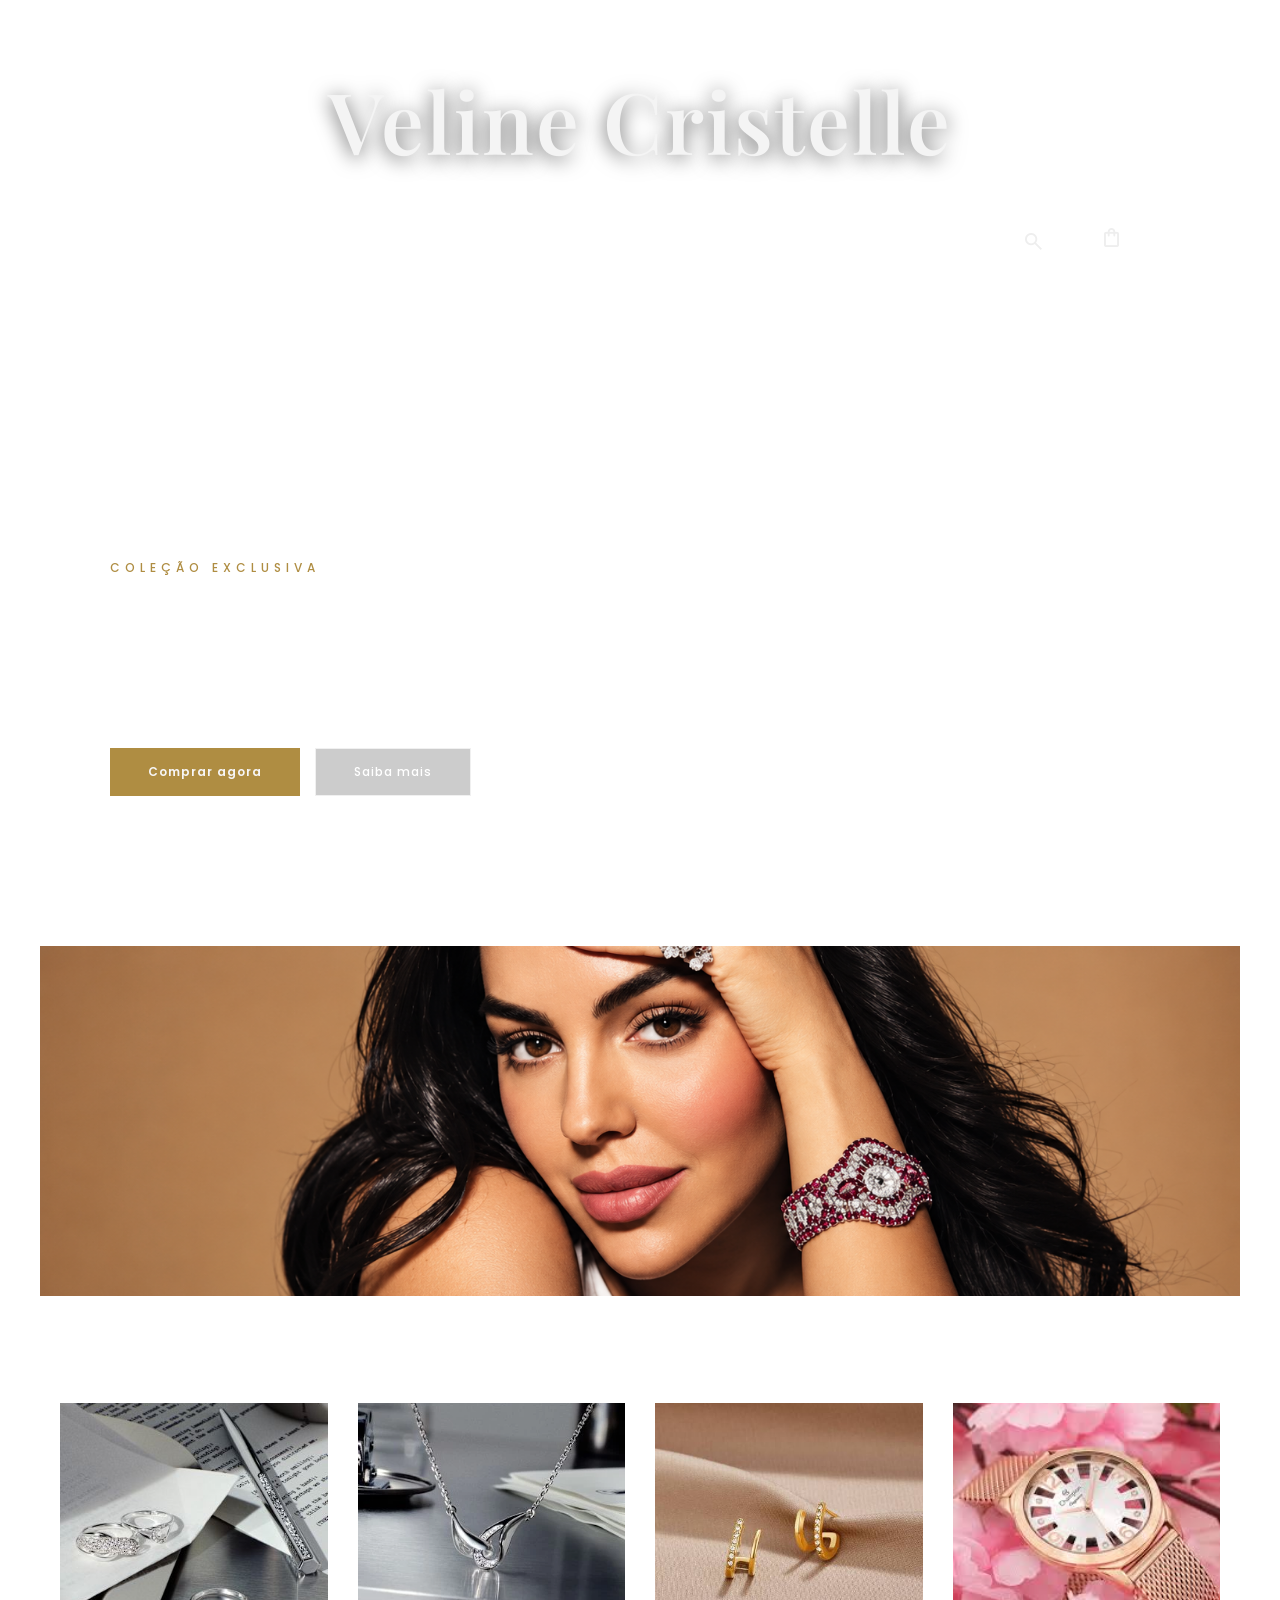
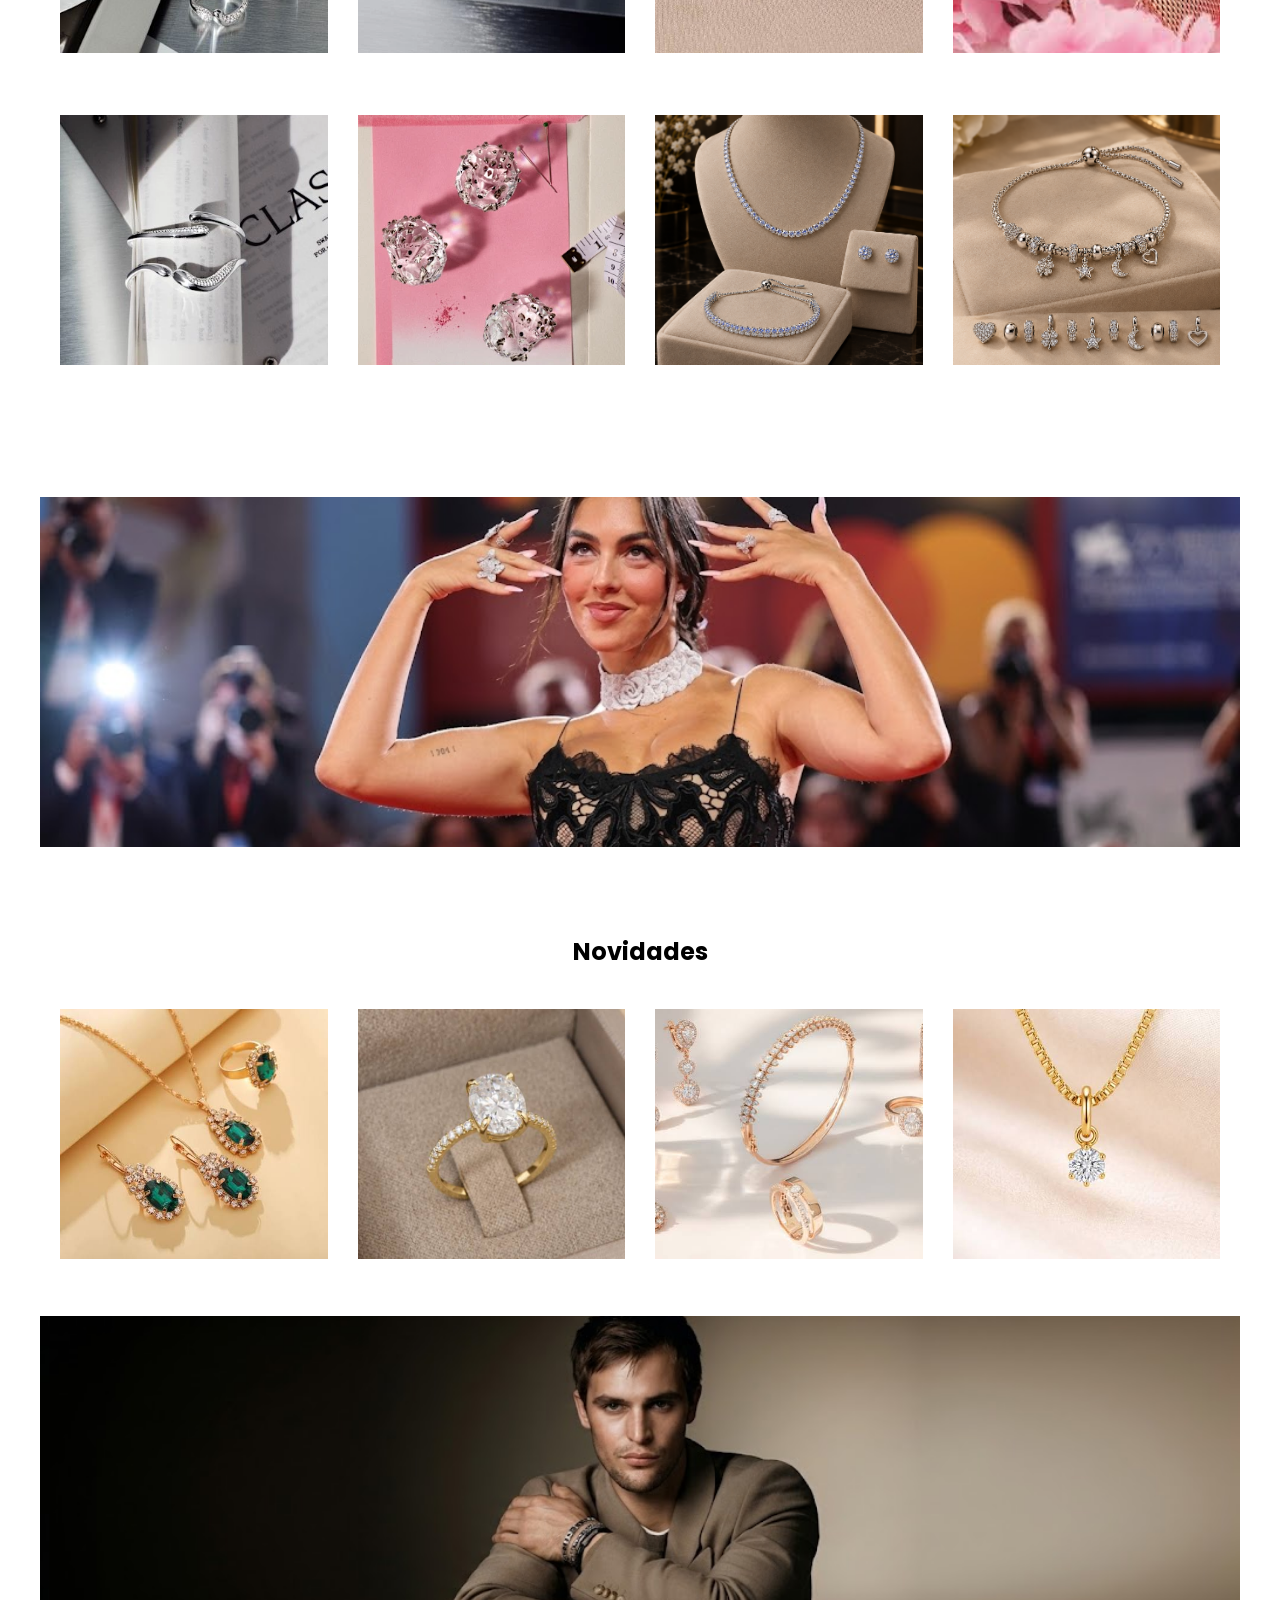
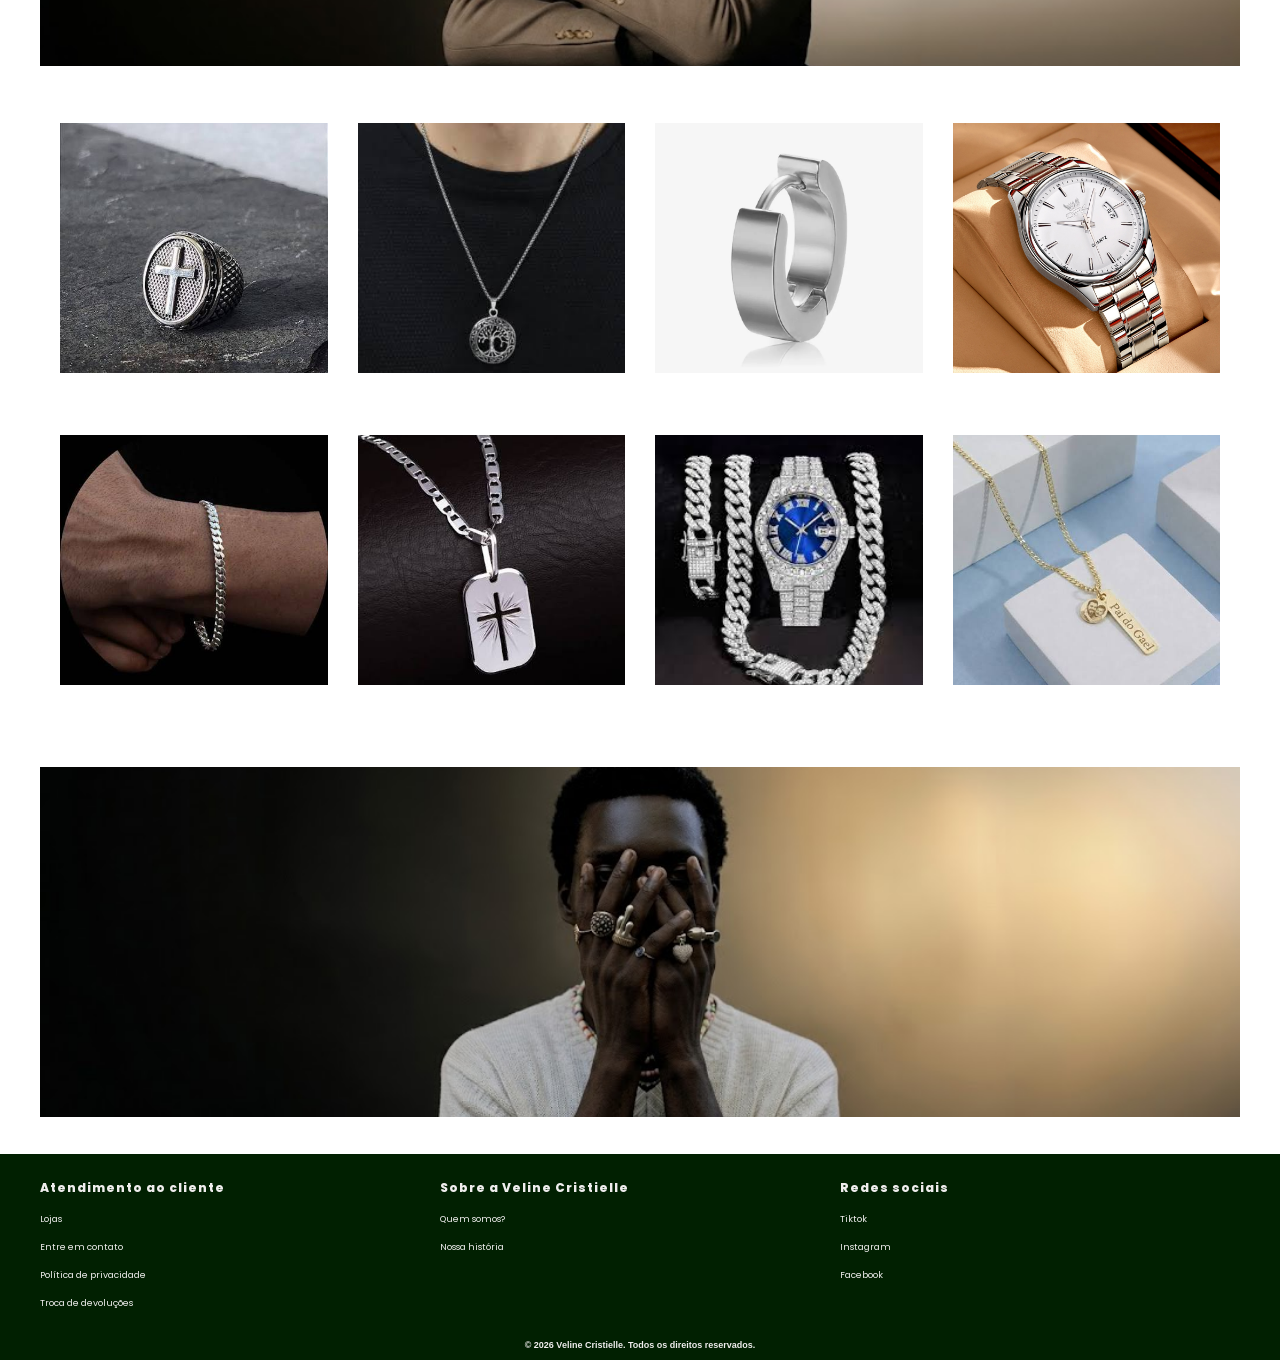
<file: index.html>
<!DOCTYPE html>
<html lang="pt-BR">

<head>
    <meta charset="UTF-8">
    <meta name="viewport" content="width=device-width, initial-scale=1.0">
    <link rel="icon" href="imagem/Logo.png" type="image/x-icon">
    <link href="https://fonts.googleapis.com/css2?family=Material+Symbols+Outlined" rel="stylesheet"><link
    href="https://fonts.googleapis.com/css2?family=Playfair+Display:wght@500;600;700&family=Poppins:wght@300;400;500;600&display=swap" rel="stylesheet">
    <link rel="stylesheet" href="index.css">
    <title>Veline Cristelle</title>
</head>

<body>


    <section class="inicial">


        <video class="video-fundo" autoplay muted loop playsinline>
            <source src="Imagem4/video.mp4" type="video/mp4">
        </video>


        <header>

            <div class="cabecalho">

                <h2 class="frete">Frete grátis para todo Brasil</h2>

                <a href="login.html" class="mudar login-area">
                    <span class="material-symbols-outlined icone-login">person</span>
                </a>

                <p id="login"> Login </p>

                <a href="favoritos.html" class="mudar favorito-area">
                    <span class="material-symbols-outlined icone-favorito">favorite</span>
                </a>

            </div>

        <h1>Veline Cristelle</h1>

        <nav class="menu">
            <ul>
                <li><a href="https://maps.app.goo.gl/ygCSJ8SbrZ6HnTbb7">Lojas</a></li>
                <li><a href="pulseira.html">Pulseiras</a></li>
                <li><a href="relogios.html">Relógios</a></li>
                <li><a href="anel.html">Anéis</a></li>
                <li><a href="brinco.html">Brincos</a></li>
                <li><a href="colar.html">Colares</a></li>
                <li><a href="#">Outros</a></li>
            </ul>

            <span class="material-symbols-outlined">
                search
            </span>

            <a href="bolsa.html">
            <span class="material-symbols-outlined">
                shopping_bag
            </span>
            </a>

        </nav>

    </header>

    <main>
        <section class="colecaoexclusiva">
        <div class="conteudo">
            <p class="subtitulo">COLEÇÃO EXCLUSIVA</p>
            <h2 class="nome">Georgina</h2>
            <h3>Coleção exclusiva com Veline Cristelle</h3>

            <div class="botoes">
                <button class="btncomprar">Comprar agora</button>
                <button class="btnsaiba">Saiba mais</button>
            </div>
        </div>

    </section>

    <section class="branco">
        <div class="banner">
            <img src="Imagem/geogina.png">
        </div>
        <br><br>
        <div class="galeria">
            <div class="item"><img src="Imagem/aneis.jpg">
                <p class="p">Anéis</p>
            </div>
            <div class="item"><img src="Imagem/colar.webp">
                <p class="p">Correntes</p>
            </div>
            <div class="item"><img src="Imagem3/brinco.jpg">
                <p class="p">Brincos</p>
            </div>
            <div class="item"><img src="Imagem3/relogio.jpg">
                <p class="p">Relógios</p>
            </div>
            <div class="item"><img src="Imagem2/pulseira.webp">
                <p class="p">Pulseiras</p>
            </div>
            <div class="item"><img src="Imagem/deco.webp">
                <p class="p">Pingente</p>
            </div>
            <div class="item"><img src="Imagem/coleçao.png">
                <p class="p">Coleções</p>
            </div>
            <div class="item"><img src="Imagem2/per.png">
                <p class=" p">Personalização</p>
            </div>
        </div>
        <br><br>
        <div class="banner">
            <img src="Imagem2/georgina 13.jfif">
        </div>
        <br><br>
        <h2 class="titulo-preto">Novidades</h2>

        <div class="galeria">
            <div class="item"><img src="Imagem3/novi1.jpg"></div>
            <div class="item"><img src="Imagem3/novi2.jpg"></div>
            <div class="item"><img src="Imagem3/novi3.jpg"></div>
            <div class="item"><img src="Imagem3/novi4.jpg"></div>
        </div>

        <div class="banner">
            <img src="Imagem2/Jack.jfif">
        </div>

        <div class="galeria">
            <div class="item"><img src="Imagem3/anel.jpg">
                <p class="p">Anéis</p>
            </div>
            <div class="item"><img src="Imagem/corrente org.jpg">
                <p class="p">Correntes</p>
            </div>
            <div class="item"><img src="Imagem/brinco org">
                <p class="p">Brincos</p>
            </div>
            <div class="item"><img src="Imagem2/relogioprata.jpg">
                <p class="p">Relógios</p>
            </div>
            <div class="item"><img src="Imagem4/images.jpg">
                <p class="p">Pulseiras</p>
            </div>
            <div class="item"><img src="Imagem3/pingente.jpg">
                <p class="p">Pingente</p>
            </div>
            <div class="item"><img src="Imagem2/images (4).jfif">
                <p class="p">Coleções</p>
            </div>
            <div class="item"><img src="Imagem2/images (3).jfif">
                <p class="p">Personalização</p>
            </div>
        </div>

        <div class="banner">
            <img src="Imagem/ba726eb8-a580-4e35-8fa1-89197f3a2681.jfif">
        </div>

    </section>


    </main>

    
    <footer>
        <div class="footer-conteudo">
            <div class="footer-coluna">
                <h3>Atendimento ao cliente</h3>
                <a href="#">Lojas</a>
                <a href="#">Entre em contato</a>
                <a href="#">Política de privacidade</a>
                <a href="#">Troca de devoluções</a>
            </div>

            <div class="footer-coluna">
                <h3>Sobre a Veline Cristielle</h3>
                <a href="#">Quem somos?</a>
                <a href="#">Nossa história</a>
            </div>

            <div class="footer-coluna">
                <h3>Redes sociais</h3>
                <a href="#">Tiktok</a>
                <a href="#">Instagram</a>
                <a href="#">Facebook</a>
            </div>
        </div>

        <div class="direitos">
            © 2026 Veline Cristielle. Todos os direitos reservados.
        </div>
    </footer>

    </div>

</body>

</html>
</file>
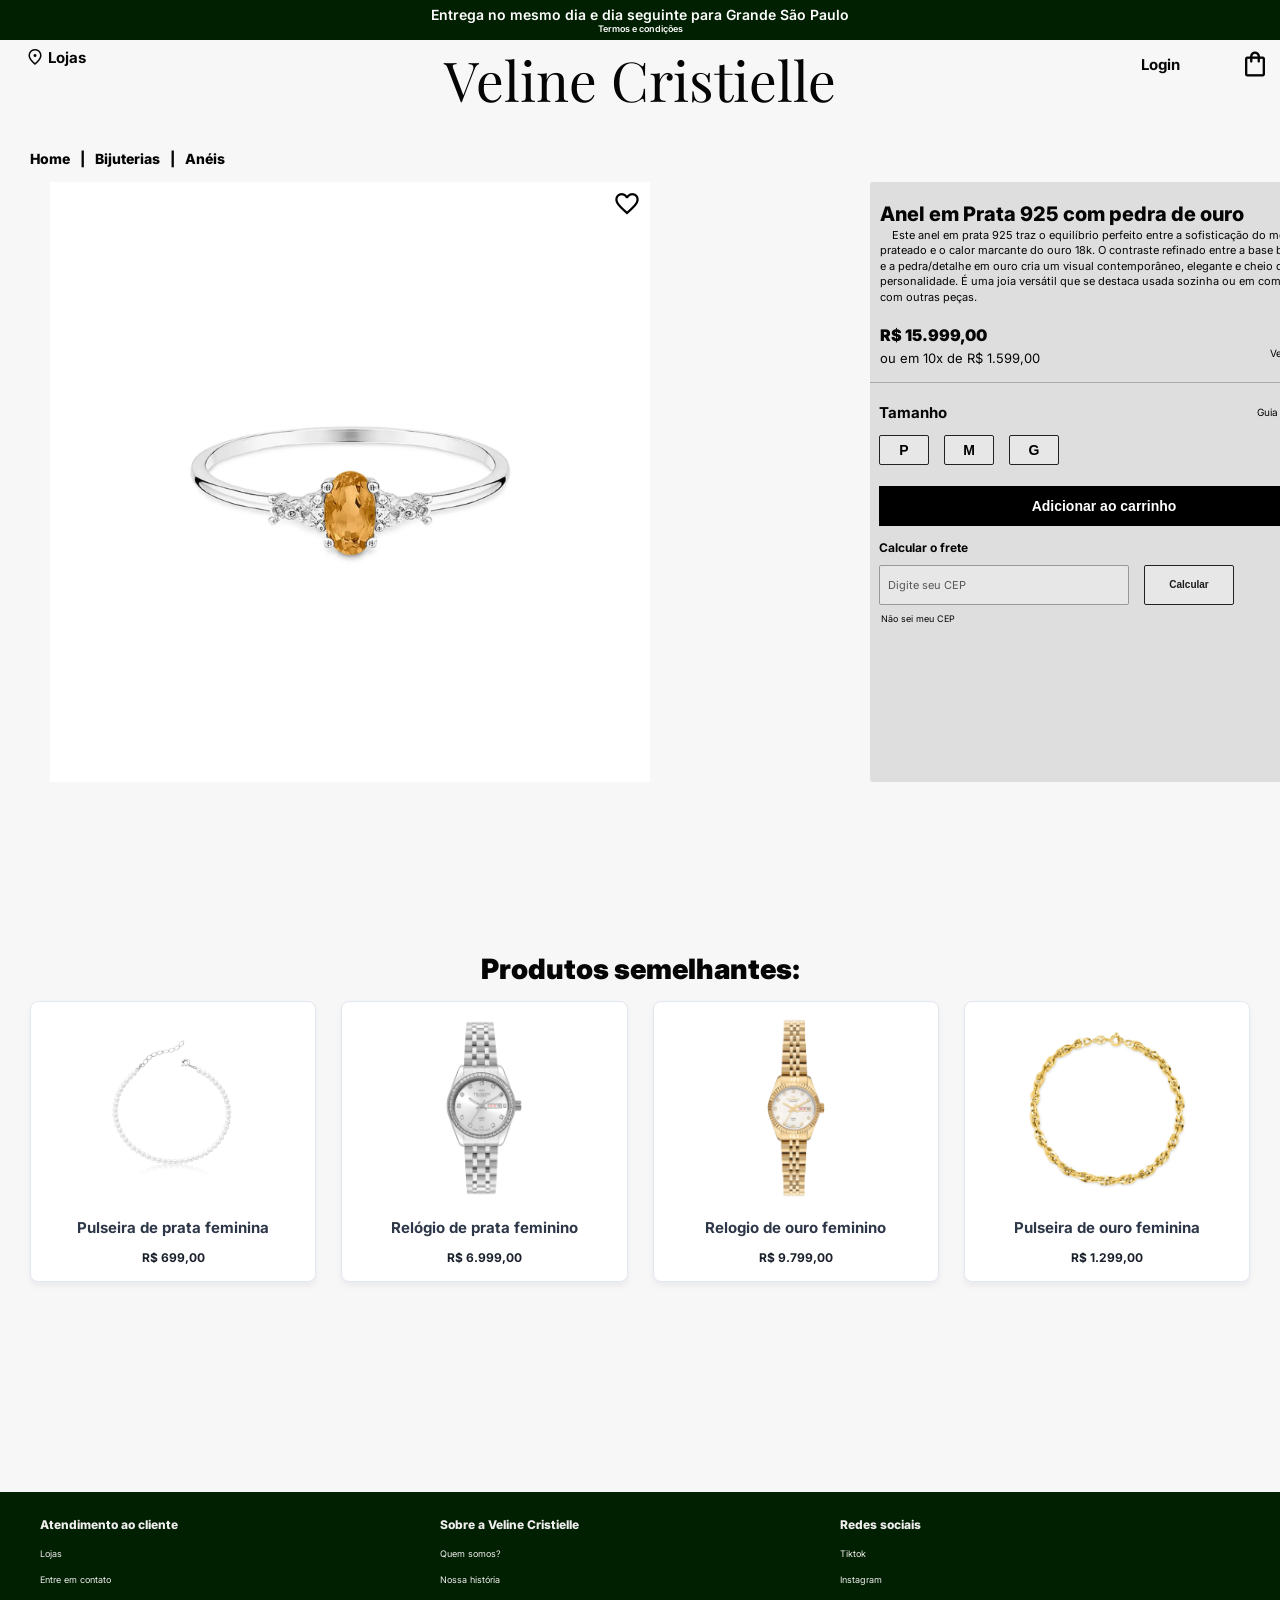
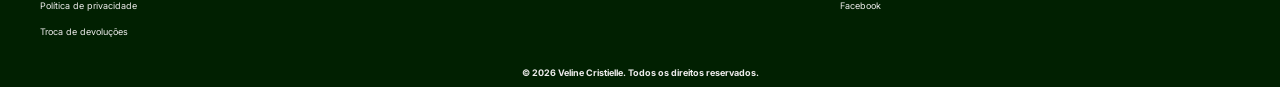
<file: anel.html>
<!DOCTYPE html>
<html lang="pt-br">

<head>
    <meta charset="UTF-8">
    <meta name="viewport" content="width=device-width, initial-scale=1.0">
    <title>Veline Cristielle</title>
    <link rel="preconnect" href="https://fonts.googleapis.com">
    <link rel="preconnect" href="https://fonts.gstatic.com" crossorigin>
    <link rel="icon" href="imagem/Logo.png" type="image/x-icon">
<link href="https://fonts.googleapis.com/css2?family=Inter:wght@400;500;600;700&family=Playfair+Display&display=swap" rel="stylesheet">
    <link rel="stylesheet"
        href="https://fonts.googleapis.com/css2?family=Material+Symbols+Outlined:opsz,wght,FILL,GRAD@20..48,100..700,0..1,-50..200">
    <link rel="stylesheet" href="anel.css">
</head>

<body>

    <div class="aviso">
        <p>Entrega no mesmo dia e dia seguinte para Grande São Paulo</p>
        <p class="termos">Termos e condições</p>
    </div>

    <header>
        <div class="topo">
            <a href="https://maps.app.goo.gl/ygCSJ8SbrZ6HnTbb7" class="lojas">
                <span class="material-symbols-outlined">location_on</span>
                Lojas
            </a>

            <h1><a href="index.html">Veline Cristielle</a></h1>

            <div class="usuario">
                <a href="login.html" class="login">Login</a>
                <a href="bolsa.html" class="sacola">
                    <span class="material-symbols-outlined">shopping_bag</span>
                </a>
            </div>
        </div>
    </header>

    <main>

        <nav class="caminho">
            <a href="index.html">Home</a>
            <span>|</span>
            <a href="#">Bijuterias</a>
            <span>|</span>
            <a href="#">Anéis</a>
        </nav>

        <section class="produto">

            <div class="miniaturas">
                <button class="miniatura ativa">
                    <img src="Imagem/aneldeouro1.webp" alt="Anel de prata com pedra de ouro">
                </button>
                <button class="miniatura">
                    <img src="Imagem/aneldeouro2.webp" alt="Anel de prata">
                </button>
                <button class="miniatura">
                    <img src="Imagem/aneldeouro3.png" alt="Detalhe da pedra de ouro">
                </button>
            </div>

            <div class="imagem-produto">
                <button class="favorito">
                    <span class="material-symbols-outlined">favorite</span>
                </button>
                <img src="Imagem/aneldeouro1.webp" alt="Pulseira de ouro feminina">
            </div>

            <div class="informacoes">
                <div class="descricao">
                    <h2>Anel em Prata 925 com pedra de ouro</h2>
                    <p> &nbsp;&nbsp;&nbsp; Este anel em prata 925 traz o equilíbrio perfeito entre a sofisticação do metal prateado e o calor marcante do ouro 18k. O contraste refinado entre a base brilhante e a pedra/detalhe em ouro cria um visual contemporâneo, elegante e cheio de personalidade. É uma joia versátil que se destaca usada sozinha ou em combinações com outras peças.</p>
                </div>

                <div class="preco">
                    <strong>R$ 15.999,00</strong>
                    <span>ou em 10x de R$ 1.599,00</span>
                    <a href="#">Ver parcelas</a>
                </div>

                <div class="tamanho">
                    <div class="titulo-tamanho">
                        <strong>Tamanho</strong>
                        <a href="#">Guia de medida</a>
                    </div>
                    <div class="opcoes-tamanho">
                        <button>P</button>
                        <button>M</button>
                        <button>G</button>
                    </div>
                </div>

                <button class="carrinho"><a href="bolsa.html" id="colocarcarrinho">Adicionar ao carrinho</a></button>

                <div class="frete">
                    <h3>Calcular o frete</h3>
                    <div class="calculo">
                        <input type="number" placeholder="Digite seu CEP">
                        <button>Calcular</button>
                    </div>
                    <a href="https://buscacepinter.correios.com.br/app/endereco/index.php">Não sei meu CEP</a>
                </div>
            </div>

        </section>

        <section class="outros-produtos">
            <h2 class="semelhantes">Produtos semelhantes:</h2>

            <div class="bandeja">
                <div class="card-produto">
                    <img src="Imagem/deprata.webp" alt="Pulseira de prata feminina">
                    <h3>Pulseira de prata feminina</h3>
                    <strong>R$ 699,00</strong>
                </div>

                <div class="card-produto">
                    <img src="Imagem2/Relogiodeprata.jpg" alt="Pulseira de ouro e diamante feminina">
                    <h3>Relógio de prata feminino</h3>
                    <strong>R$ 6.999,00</strong>
                </div>

                <div class="card-produto">
                    <img src="Imagem2/Relogiodeouro.jpg" alt="Relógio de ouro feminino">
                    <h3>Relogio de ouro feminino</h3>
                    <strong>R$ 9.799,00</strong>
                </div>

                <div class="card-produto">
                    <img src="Imagem2/pulsera.webp" alt="Relógio de prata feminino">
                    <h3>Pulseira de ouro feminina</h3>
                    <strong>R$ 1.299,00</strong>
                </div>
            </div>
        </section>

    </main>

    <footer>
        <div class="footer-conteudo">
            <div class="footer-coluna">
                <h3>Atendimento ao cliente</h3>
                <a href="https://maps.app.goo.gl/ygCSJ8SbrZ6HnTbb7">Lojas</a>
                <a href="#">Entre em contato</a>
                <a href="#">Política de privacidade</a>
                <a href="#">Troca de devoluções</a>
            </div>

            <div class="footer-coluna">
                <h3>Sobre a Veline Cristielle</h3>
                <a href="#">Quem somos?</a>
                <a href="#">Nossa história</a>
            </div>

            <div class="footer-coluna">
                <h3>Redes sociais</h3>
                <a href="#">Tiktok</a>
                <a href="#">Instagram</a>
                <a href="#">Facebook</a>
            </div>
        </div>

        <div class="direitos">
            © 2026 Veline Cristielle. Todos os direitos reservados.
        </div>
    </footer>

</body>

</html>
</file>
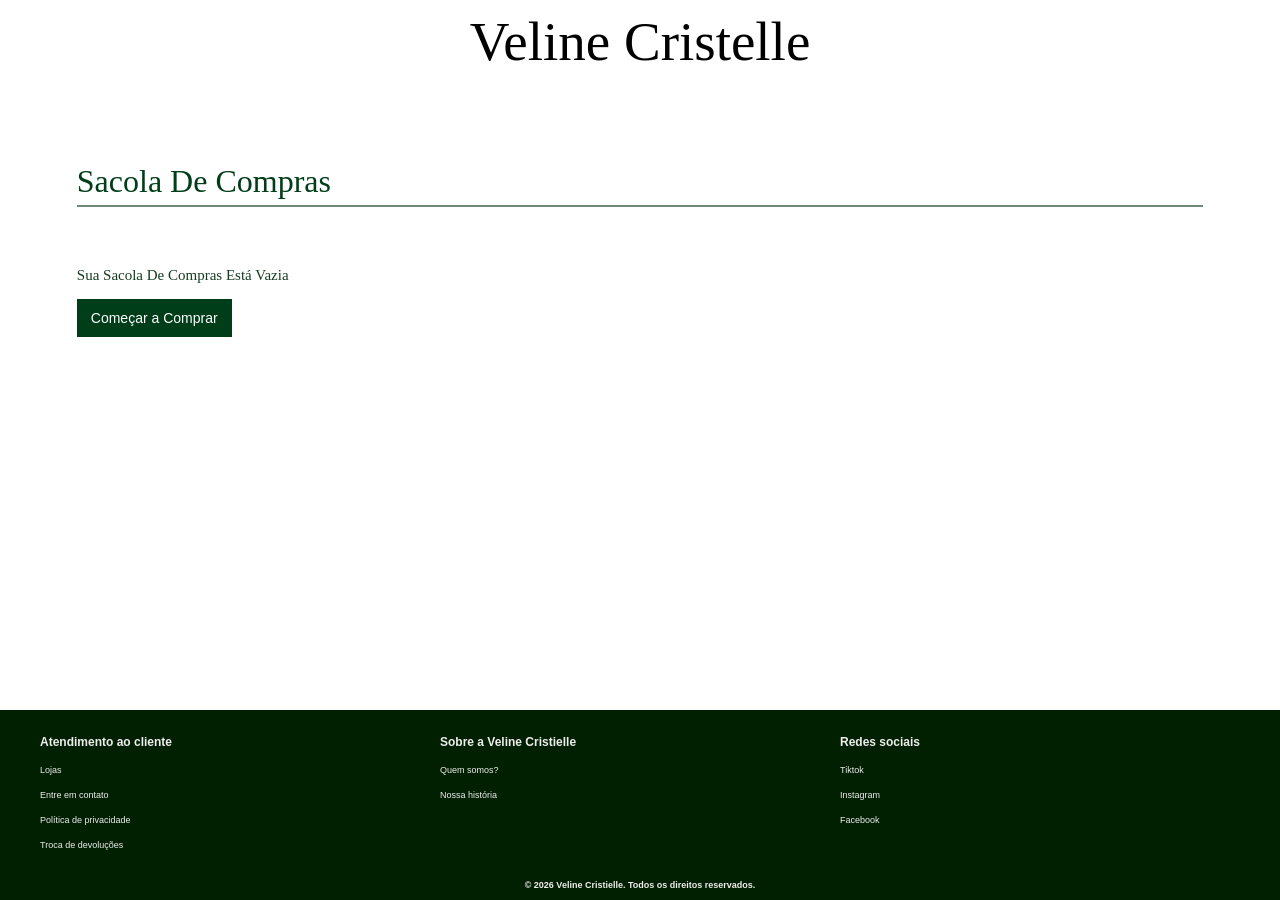
<file: bolsa.html>
<!DOCTYPE html>
<html lang="pt-BR">

<head>
    <meta charset="UTF-8">
    <meta name="viewport" content="width=device-width, initial-scale=1.0">
    <link rel="icon" href="imagem/Logo.png" type="image/x-icon">
    <title>Sacola de Compras - Veline Cristelle</title>
    <link rel="stylesheet" href="bolsa.css">
</head>

<body>

    <div class="pagina">

        <header>
            <a class="marca" href="index.html">Veline Cristelle</a>
        </header>

        <main>

            <h2>Sacola De Compras</h2>
            <div class="linha"></div>
            <p>Sua Sacola De Compras Está Vazia</p>
            <button onclick="comecarComprar()"> Começar a Comprar </button>

        </main>

        <script>
            function comecarComprar() {
                alert("Vamos começar suas compras!");
            }
        </script>

</body>

</html>

<footer>
    <div class="footer-conteudo">
        <div class="footer-coluna">
            <h3>Atendimento ao cliente</h3>
            <a href="#">Lojas</a>
            <a href="#">Entre em contato</a>
            <a href="#">Política de privacidade</a>
            <a href="#">Troca de devoluções</a>
        </div>

        <div class="footer-coluna">
            <h3>Sobre a Veline Cristielle</h3>
            <a href="#">Quem somos?</a>
            <a href="#">Nossa história</a>
        </div>

        <div class="footer-coluna">
            <h3>Redes sociais</h3>
            <a href="#">Tiktok</a>
            <a href="#">Instagram</a>
            <a href="#">Facebook</a>
        </div>
    </div>

    <div class="direitos">
        © 2026 Veline Cristielle. Todos os direitos reservados.
    </div>
</footer>

</div>

<script>
    function comecarComprar() {
        alert("Vamos começar suas compras!");
    }
</script>

</body>

</html>
</file>
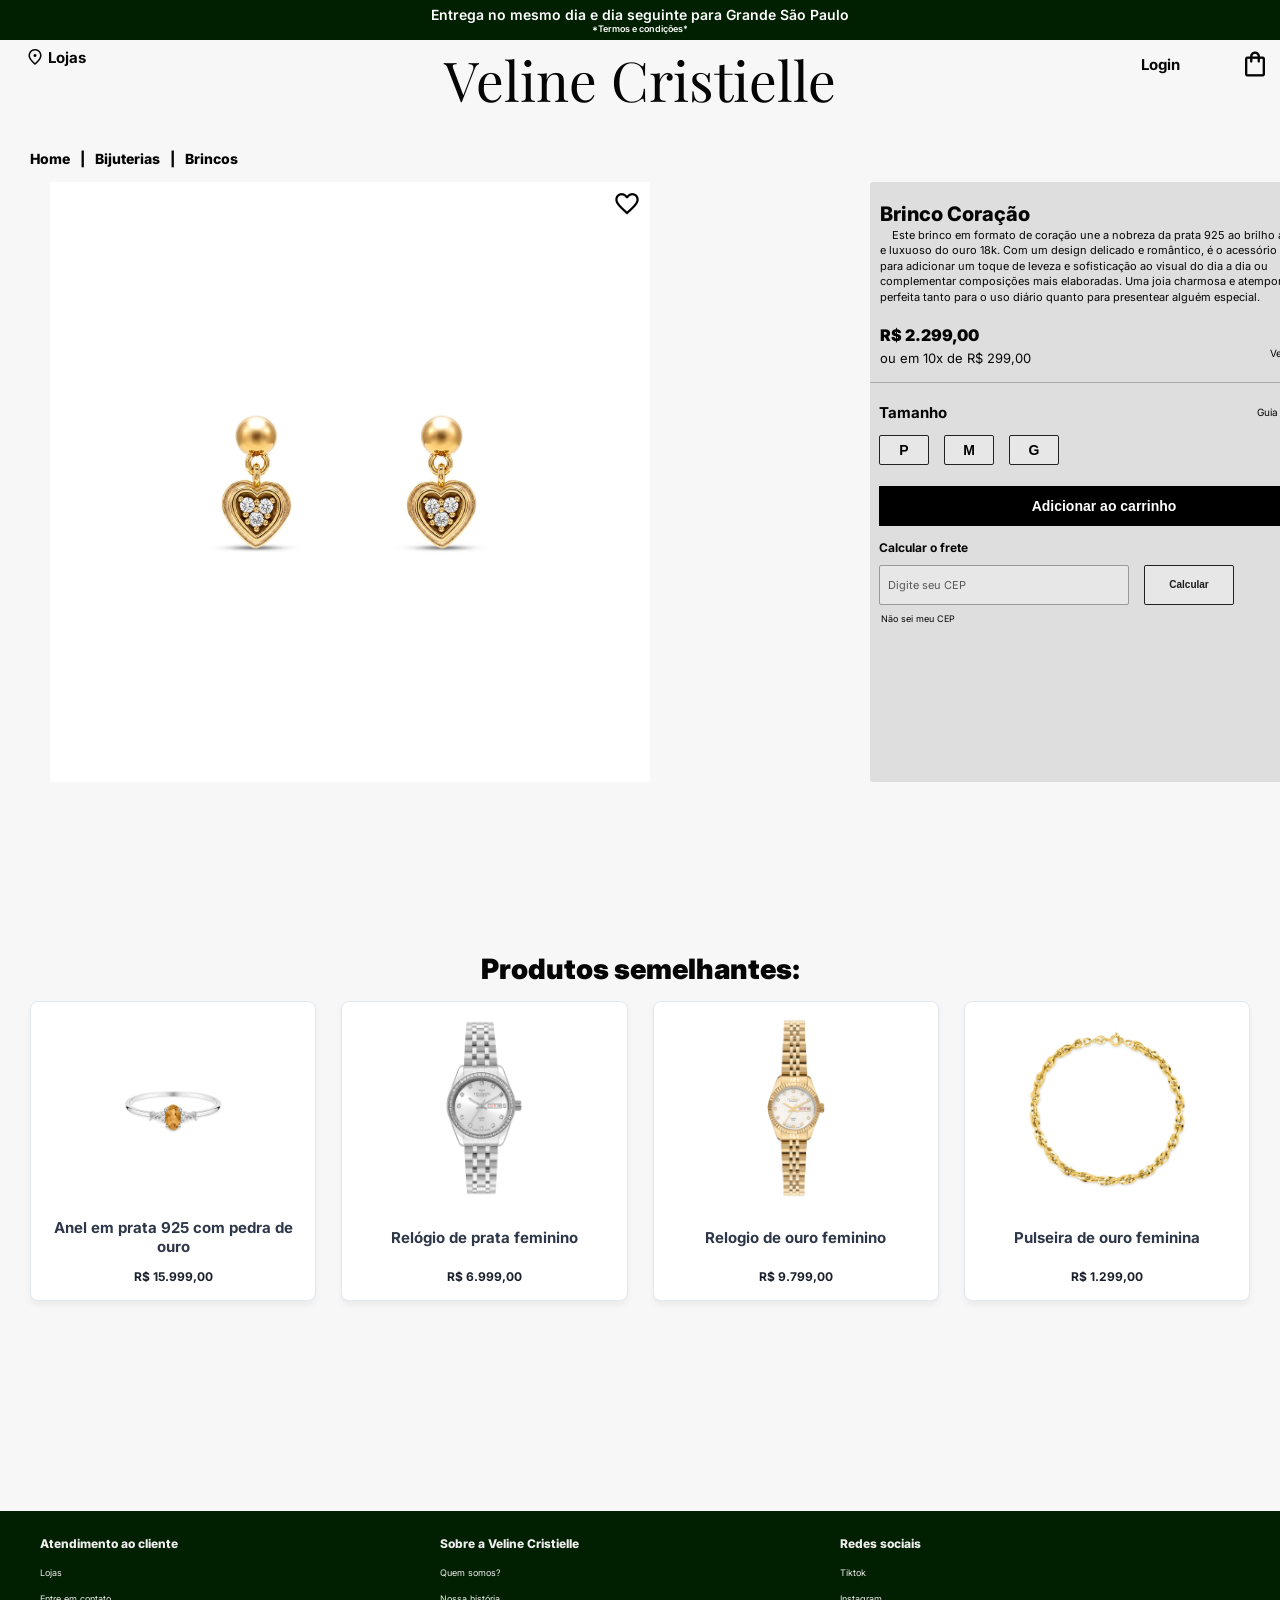
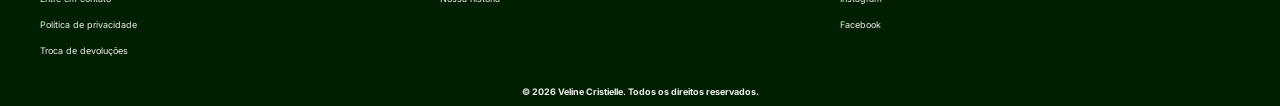
<file: brinco.html>
<!DOCTYPE html>
<html lang="pt-br">

<head>
    <meta charset="UTF-8">
    <meta name="viewport" content="width=device-width, initial-scale=1.0">
    <title>Veline Cristielle</title>
    <link rel="preconnect" href="https://fonts.googleapis.com">
    <link rel="preconnect" href="https://fonts.gstatic.com" crossorigin>
    <link rel="icon" href="imagem/Logo.png" type="image/x-icon">
<link href="https://fonts.googleapis.com/css2?family=Inter:wght@400;500;600;700&family=Playfair+Display&display=swap" rel="stylesheet">
    <link rel="stylesheet"
        href="https://fonts.googleapis.com/css2?family=Material+Symbols+Outlined:opsz,wght,FILL,GRAD@20..48,100..700,0..1,-50..200">
    <link rel="stylesheet" href="brinco.css">
</head>

<body>

    <div class="aviso">
        <p>Entrega no mesmo dia e dia seguinte para Grande São Paulo</p>
        <p class="termos">*Termos e condições*</p>
    </div>

    <header>
        <div class="topo">
            <a href="https://maps.app.goo.gl/ygCSJ8SbrZ6HnTbb7" class="lojas">
                <span class="material-symbols-outlined">location_on</span>
                Lojas
            </a>

            <h1><a href="index.html">Veline Cristielle</a></h1>

            <div class="usuario">
                <a href="login.html" class="login">Login</a>
                <a href="bolsa.html" class="sacola">
                    <span class="material-symbols-outlined">shopping_bag</span>
                </a>
            </div>
        </div>
    </header>

    <main>

        <nav class="caminho">
            <a href="index.html">Home</a>
            <span>|</span>
            <a href="#">Bijuterias</a>
            <span>|</span>
            <a href="#">Brincos</a>
        </nav>

        <section class="produto">

            <div class="miniaturas">
                <button class="miniatura ativa">
                    <img src="Imagem/brinco1.webp" alt="Anel de prata com pedra de ouro">
                </button>
                <button class="miniatura">
                    <img src="Imagem/brinco2.webp" alt="Anel de prata">
                </button>
                <button class="miniatura">
                    <img src="Imagem/brinco3.webp" alt="Detalhe da pedra de ouro">
                </button>
            </div>

            <div class="imagem-produto">
                <button class="favorito">
                    <span class="material-symbols-outlined">favorite</span>
                </button>
                <img src="Imagem/brinco1.webp" alt="Pulseira de ouro feminina">
            </div>

            <div class="informacoes">
                <div class="descricao">
                    <h2>Brinco Coração</h2>
                    <p> &nbsp;&nbsp;&nbsp; Este brinco em formato de coração une a nobreza da prata 925 ao brilho aquecido e luxuoso do ouro 18k. Com um design delicado e romântico, é o acessório ideal para adicionar um toque de leveza e sofisticação ao visual do dia a dia ou complementar composições mais elaboradas. Uma joia charmosa e atemporal, perfeita tanto para o uso diário quanto para presentear alguém especial.</p>
                </div>

                <div class="preco">
                    <strong>R$ 2.299,00</strong>
                    <span>ou em 10x de R$ 299,00</span>
                    <a href="#">Ver parcelas</a>
                </div>

                <div class="tamanho">
                    <div class="titulo-tamanho">
                        <strong>Tamanho</strong>
                        <a href="#">Guia de medida</a>
                    </div>
                    <div class="opcoes-tamanho">
                        <button>P</button>
                        <button>M</button>
                        <button>G</button>
                    </div>
                </div>

                <button class="carrinho"><a href="bolsa.html" id="colocarcarrinho">Adicionar ao carrinho</a></button>

                <div class="frete">
                    <h3>Calcular o frete</h3>
                    <div class="calculo">
                        <input type="number" placeholder="Digite seu CEP">
                        <button>Calcular</button>
                    </div>
                    <a href="https://buscacepinter.correios.com.br/app/endereco/index.php">Não sei meu CEP</a>
                </div>
            </div>

        </section>

        <section class="outros-produtos">
            <h2 class="semelhantes">Produtos semelhantes:</h2>

            <div class="bandeja">
                <div class="card-produto">
                    <img src="Imagem/aneldeouro1.webp" alt="Pulseira de prata feminina">
                    <h3>Anel em prata 925 com pedra de ouro</h3>
                    <strong>R$ 15.999,00</strong>
                </div>

                <div class="card-produto">
                    <img src="Imagem2/Relogiodeprata.jpg" alt="Pulseira de ouro e diamante feminina">
                    <h3>Relógio de prata feminino</h3>
                    <strong>R$ 6.999,00</strong>
                </div>

                <div class="card-produto">
                    <img src="Imagem2/Relogiodeouro.jpg" alt="Relógio de ouro feminino">
                    <h3>Relogio de ouro feminino</h3>
                    <strong>R$ 9.799,00</strong>
                </div>

                <div class="card-produto">
                    <img src="Imagem2/pulsera.webp" alt="Relógio de prata feminino">
                    <h3>Pulseira de ouro feminina</h3>
                    <strong>R$ 1.299,00</strong>
                </div>
            </div>
        </section>

    </main>

    <footer>
        <div class="footer-conteudo">
            <div class="footer-coluna">
                <h3>Atendimento ao cliente</h3>
                <a href="https://maps.app.goo.gl/ygCSJ8SbrZ6HnTbb7">Lojas</a>
                <a href="#">Entre em contato</a>
                <a href="#">Política de privacidade</a>
                <a href="#">Troca de devoluções</a>
            </div>

            <div class="footer-coluna">
                <h3>Sobre a Veline Cristielle</h3>
                <a href="#">Quem somos?</a>
                <a href="#">Nossa história</a>
            </div>

            <div class="footer-coluna">
                <h3>Redes sociais</h3>
                <a href="#">Tiktok</a>
                <a href="#">Instagram</a>
                <a href="#">Facebook</a>
            </div>
        </div>

        <div class="direitos">
            © 2026 Veline Cristielle. Todos os direitos reservados.
        </div>
    </footer>

</body>

</html>
</file>
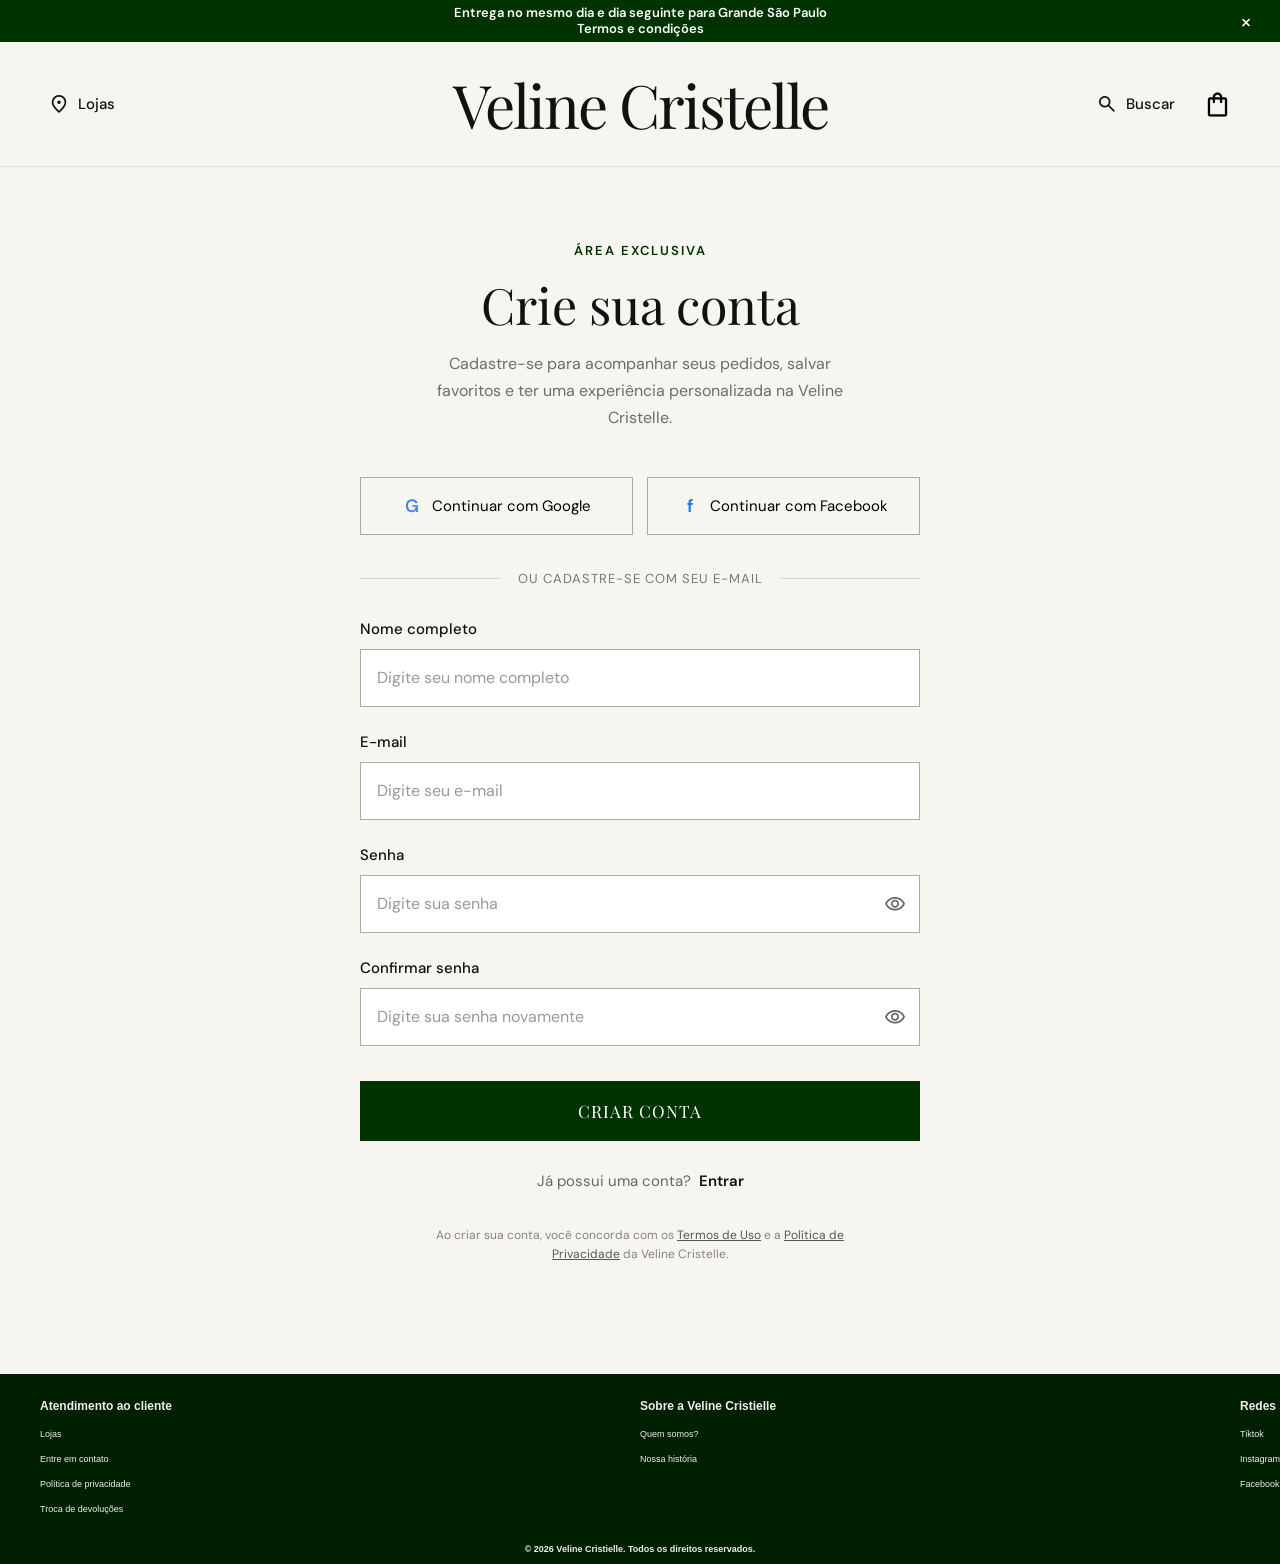
<file: Cadrasto.html>
<!DOCTYPE html>
<html lang="pt-BR">

<head>
    <meta charset="UTF-8">
    <meta name="viewport" content="width=device-width, initial-scale=1.0">

    <title>Cadastro | Veline Cristelle</title>

    <link rel="stylesheet" href="Cadrasto.css">
    <link rel="icon" href="imagem/Logo.png" type="image/x-icon">
    <link rel="preconnect" href="https://fonts.googleapis.com">
    <link rel="preconnect" href="https://fonts.gstatic.com" crossorigin>

    <link
        href="https://fonts.googleapis.com/css2?family=DM+Sans:wght@400;500;600&family=Playfair+Display:wght@400;500;600&display=swap"
        rel="stylesheet">

    <link href="https://fonts.googleapis.com/css2?family=Material+Symbols+Outlined" rel="stylesheet">
</head>

<body>

    <div class="barra" id="barra">

        <div class="barra-conteudo">
            <p>Entrega no mesmo dia e dia seguinte para Grande São Paulo</p>
            <p>Termos e condições</p>
        </div>

        <button class="fechar" onclick="fecharBarra()">×</button>

    </div>

    <header>

        <div class="esquerda">

            <a href="#" class="link">
                <span class="material-symbols-outlined">location_on</span>
                Lojas
            </a>

        </div>

        <a href="#" class="logo">
            Veline Cristelle
        </a>

        <div class="direita">

            <a href="#" class="link">
                <span class="material-symbols-outlined">search</span>
                Buscar
            </a>

            <button class="icone">
                <span class="material-symbols-outlined">shopping_bag</span>
            </button>

        </div>

    </header>

    <main>

        <div class="cadastro">

            <div class="introducao">

                <p class="titulo-menor">
                    Área exclusiva
                </p>

                <h1>
                    Crie sua conta
                </h1>

                <p class="texto">
                    Cadastre-se para acompanhar seus pedidos,
                    salvar favoritos e ter uma experiência
                    personalizada na Veline Cristelle.
                </p>

            </div>

            <form id="formulario">

                <div class="redes">

                    <button type="button">
                        <span>G</span>
                        Continuar com Google
                    </button>

                    <button type="button">
                        <span>f</span>
                        Continuar com Facebook
                    </button>

                </div>

                <div class="divisao">
                    ou cadastre-se com seu e-mail
                </div>

                <div class="campo">

                    <label for="nome">
                        Nome completo
                    </label>

                    <input type="text" id="nome" placeholder="Digite seu nome completo" required>

                </div>

                <div class="campo">

                    <label for="email">
                        E-mail
                    </label>

                    <input type="email" id="email" placeholder="Digite seu e-mail" required>

                </div>

                <div class="campo">

                    <label for="senha">
                        Senha
                    </label>

                    <div class="senha">

                        <input type="password" id="senha" placeholder="Digite sua senha" required>

                        <button type="button" onclick="mostrarSenha('senha', 'iconeSenha')">
                            <span class="material-symbols-outlined" id="iconeSenha">
                                visibility
                            </span>
                        </button>

                    </div>

                </div>

                <div class="campo">

                    <label for="confirmarSenha">
                        Confirmar senha
                    </label>

                    <div class="senha">

                        <input type="password" id="confirmarSenha" placeholder="Digite sua senha novamente" required>

                        <button type="button" onclick="mostrarSenha('confirmarSenha', 'iconeConfirmar')">
                            <span class="material-symbols-outlined" id="iconeConfirmar">
                                visibility
                            </span>
                        </button>

                    </div>

                </div>

                <button type="submit" class="criar">
                    CRIAR CONTA
                </button>
                <p class="login">
                    Já possui uma conta?
                    <a href="login.html">Entrar</a>
                </p>

                <p class="privacidade">
                    Ao criar sua conta, você concorda com os
                    <a href="#">Termos de Uso</a> e a
                    <a href="#">Política de Privacidade</a>
                    da Veline Cristelle.
                </p>

            </form>

        </div>

    </main>


    <footer>
        <div class="footer-conteudo">
            <div class="footer-coluna">
                <h3>Atendimento ao cliente</h3>
                <a href="#">Lojas</a>
                <a href="#">Entre em contato</a>
                <a href="#">Política de privacidade</a>
                <a href="#">Troca de devoluções</a>
            </div>

            <div class="footer-coluna">
                <h3>Sobre a Veline Cristielle</h3>
                <a href="#">Quem somos?</a>
                <a href="#">Nossa história</a>
            </div>

            <div class="footer-coluna">
                <h3>Redes sociais</h3>
                <a href="#">Tiktok</a>
                <a href="#">Instagram</a>
                <a href="#">Facebook</a>
            </div>
        </div>

        <div class="direitos">
            © 2026 Veline Cristielle. Todos os direitos reservados.
        </div>
    </footer>

    </div>

    <script>
        function comecarComprar() {
            alert("Vamos começar suas compras!");
        }
    </script>

</body>

</html>
</file>
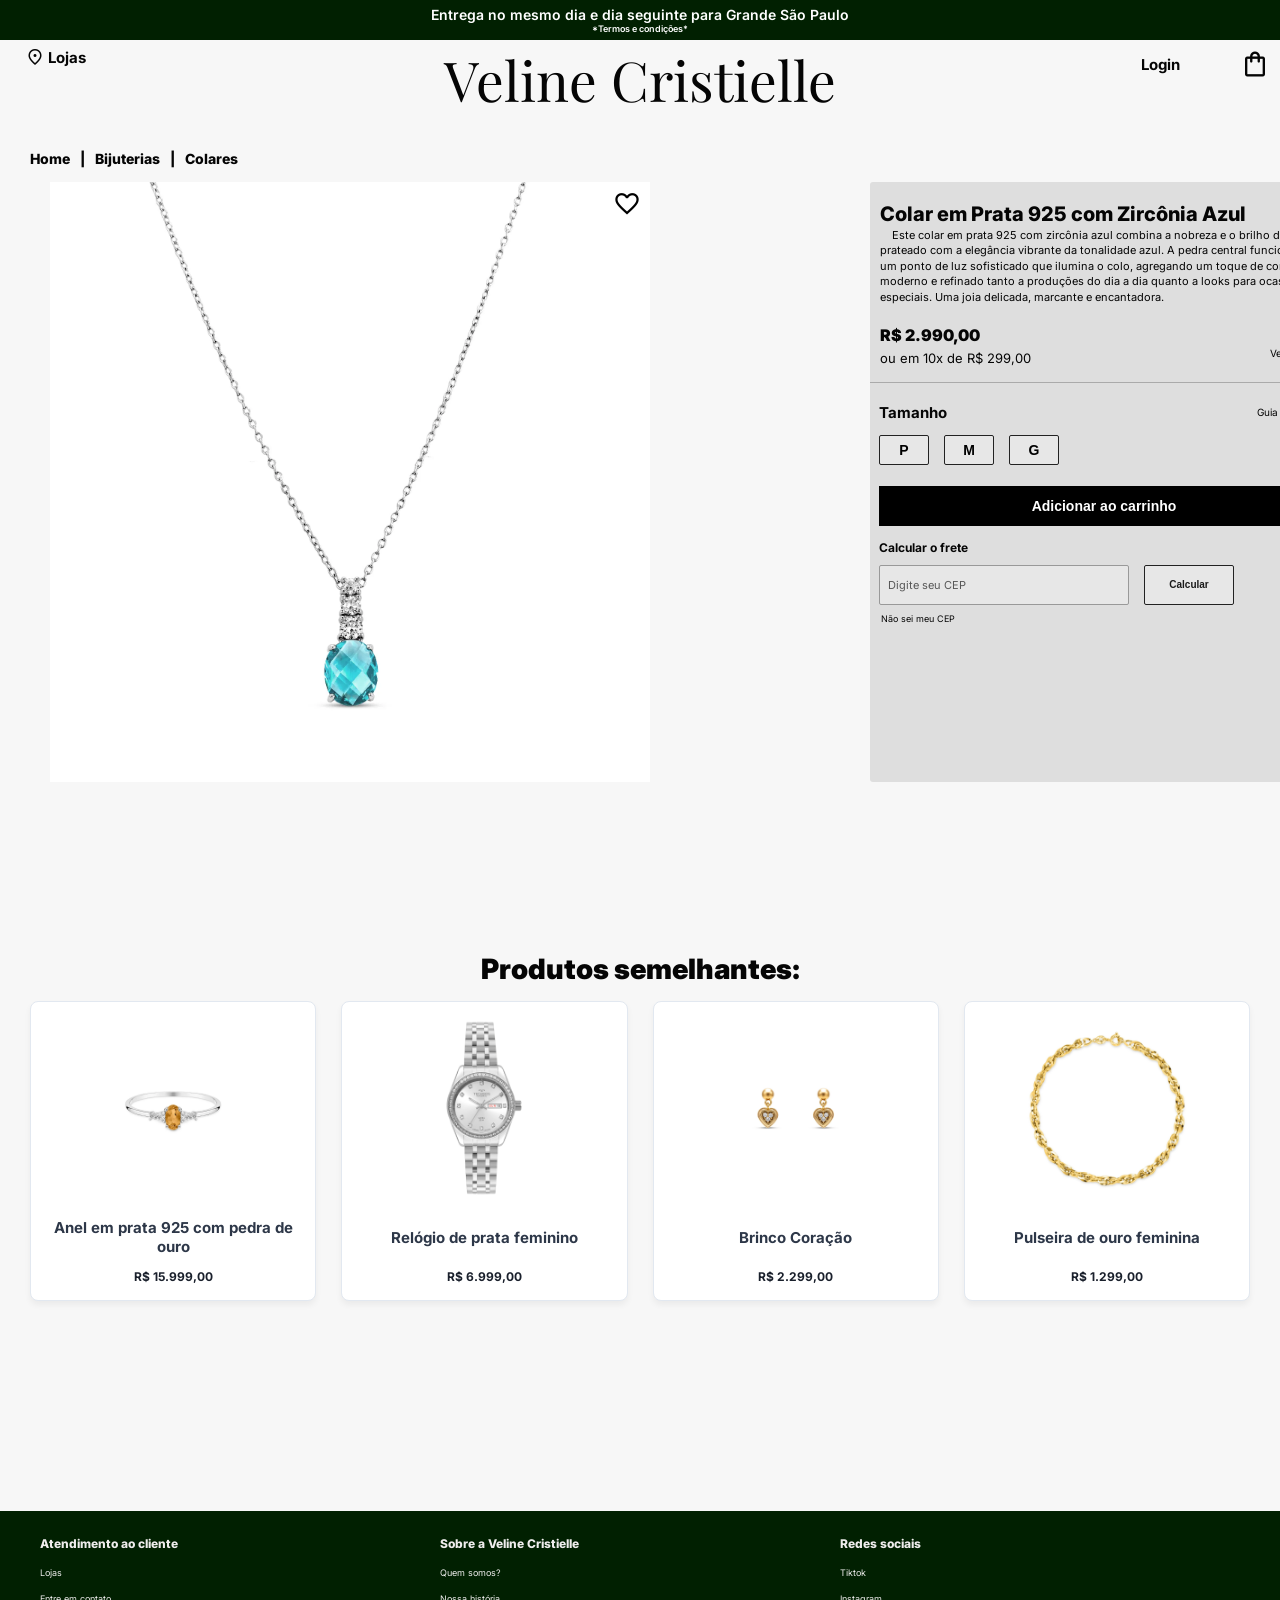
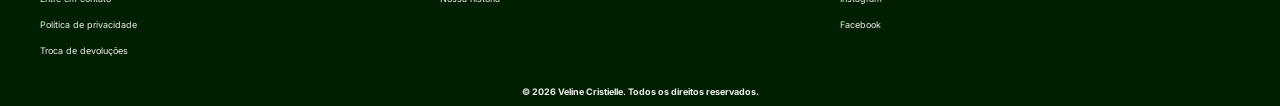
<file: colar.html>
<!DOCTYPE html>
<html lang="pt-br">

<head>
    <meta charset="UTF-8">
    <meta name="viewport" content="width=device-width, initial-scale=1.0">
    <title>Veline Cristielle</title>
    <link rel="preconnect" href="https://fonts.googleapis.com">
    <link rel="preconnect" href="https://fonts.gstatic.com" crossorigin>
    <link rel="icon" href="imagem/Logo.png" type="image/x-icon">
    <link href="https://fonts.googleapis.com/css2?family=Inter:wght@400;500;600;700&family=Playfair+Display&display=swap" rel="stylesheet">
    <link rel="stylesheet"
        href="https://fonts.googleapis.com/css2?family=Material+Symbols+Outlined:opsz,wght,FILL,GRAD@20..48,100..700,0..1,-50..200">
    <link rel="stylesheet" href="colar.css">
</head>

<body>

    <div class="aviso">
        <p>Entrega no mesmo dia e dia seguinte para Grande São Paulo</p>
        <p class="termos">*Termos e condições*</p>
    </div>

    <header>
        <div class="topo">
            <a href="https://maps.app.goo.gl/ygCSJ8SbrZ6HnTbb7" class="lojas">
                <span class="material-symbols-outlined">location_on</span>
                Lojas
            </a>

            <h1><a href="index.html">Veline Cristielle</a></h1>

            <div class="usuario">
                <a href="login.html" class="login">Login</a>
                <a href="bolsa.html" class="sacola">
                    <span class="material-symbols-outlined">shopping_bag</span>
                </a>
            </div>
        </div>
    </header>

    <main>

        <nav class="caminho">
            <a href="index.html">Home</a>
            <span>|</span>
            <a href="#">Bijuterias</a>
            <span>|</span>
            <a href="#">Colares</a>
        </nav>

        <section class="produto">

            <div class="miniaturas">
                <button class="miniatura ativa">
                    <img src="Imagem/colar1.webp" alt="Anel de prata com pedra de ouro">
                </button>
                <button class="miniatura">
                    <img src="Imagem/colar2.webp" alt="Anel de prata">
                </button>
                <button class="miniatura">
                    <img src="Imagem/colar3.webp" alt="Detalhe da pedra de ouro">
                </button>
            </div>

            <div class="imagem-produto">
                <button class="favorito">
                    <span class="material-symbols-outlined">favorite</span>
                </button>
                <img src="Imagem/colar1.webp" alt="Pulseira de ouro feminina">
            </div>

            <div class="informacoes">
                <div class="descricao">
                    <h2>Colar em Prata 925 com Zircônia Azul</h2>
                    <p> &nbsp;&nbsp;&nbsp; Este colar em prata 925 com zircônia azul combina a nobreza e o brilho do metal prateado com a elegância vibrante da tonalidade azul. A pedra central funciona como um ponto de luz sofisticado que ilumina o colo, agregando um toque de cor moderno e refinado tanto a produções do dia a dia quanto a looks para ocasiões especiais. Uma joia delicada, marcante e encantadora.</p>
                </div>

                <div class="preco">
                    <strong>R$ 2.990,00</strong>
                    <span>ou em 10x de R$ 299,00</span>
                    <a href="#">Ver parcelas</a>
                </div>

                <div class="tamanho">
                    <div class="titulo-tamanho">
                        <strong>Tamanho</strong>
                        <a href="#">Guia de medida</a>
                    </div>
                    <div class="opcoes-tamanho">
                        <button>P</button>
                        <button>M</button>
                        <button>G</button>
                    </div>
                </div>

                <button class="carrinho"><a href="bolsa.html" id="colocarcarrinho">Adicionar ao carrinho</a></button>

                <div class="frete">
                    <h3>Calcular o frete</h3>
                    <div class="calculo">
                        <input type="number" placeholder="Digite seu CEP">
                        <button>Calcular</button>
                    </div>
                    <a href="https://buscacepinter.correios.com.br/app/endereco/index.php">Não sei meu CEP</a>
                </div>
            </div>

        </section>

        <section class="outros-produtos">
            <h2 class="semelhantes">Produtos semelhantes:</h2>

            <div class="bandeja">
                <div class="card-produto">
                    <img src="Imagem/aneldeouro1.webp" alt="Pulseira de prata feminina">
                    <h3>Anel em prata 925 com pedra de ouro</h3>
                    <strong>R$ 15.999,00</strong>
                </div>

                <div class="card-produto">
                    <img src="Imagem2/Relogiodeprata.jpg" alt="Pulseira de ouro e diamante feminina">
                    <h3>Relógio de prata feminino</h3>
                    <strong>R$ 6.999,00</strong>
                </div>

                <div class="card-produto">
                    <img src="Imagem/brinco1.webp" alt="Relógio de ouro feminino">
                    <h3>Brinco Coração</h3>
                    <strong>R$ 2.299,00</strong>
                </div>

                <div class="card-produto">
                    <img src="Imagem2/pulsera.webp" alt="Relógio de prata feminino">
                    <h3>Pulseira de ouro feminina</h3>
                    <strong>R$ 1.299,00</strong>
                </div>
            </div>
        </section>

    </main>

    <footer>
        <div class="footer-conteudo">
            <div class="footer-coluna">
                <h3>Atendimento ao cliente</h3>
                <a href="https://maps.app.goo.gl/ygCSJ8SbrZ6HnTbb7">Lojas</a>
                <a href="#">Entre em contato</a>
                <a href="#">Política de privacidade</a>
                <a href="#">Troca de devoluções</a>
            </div>

            <div class="footer-coluna">
                <h3>Sobre a Veline Cristielle</h3>
                <a href="#">Quem somos?</a>
                <a href="#">Nossa história</a>
            </div>

            <div class="footer-coluna">
                <h3>Redes sociais</h3>
                <a href="#">Tiktok</a>
                <a href="#">Instagram</a>
                <a href="#">Facebook</a>
            </div>
        </div>

        <div class="direitos">
            © 2026 Veline Cristielle. Todos os direitos reservados.
        </div>
    </footer>

</body>

</html>
</file>
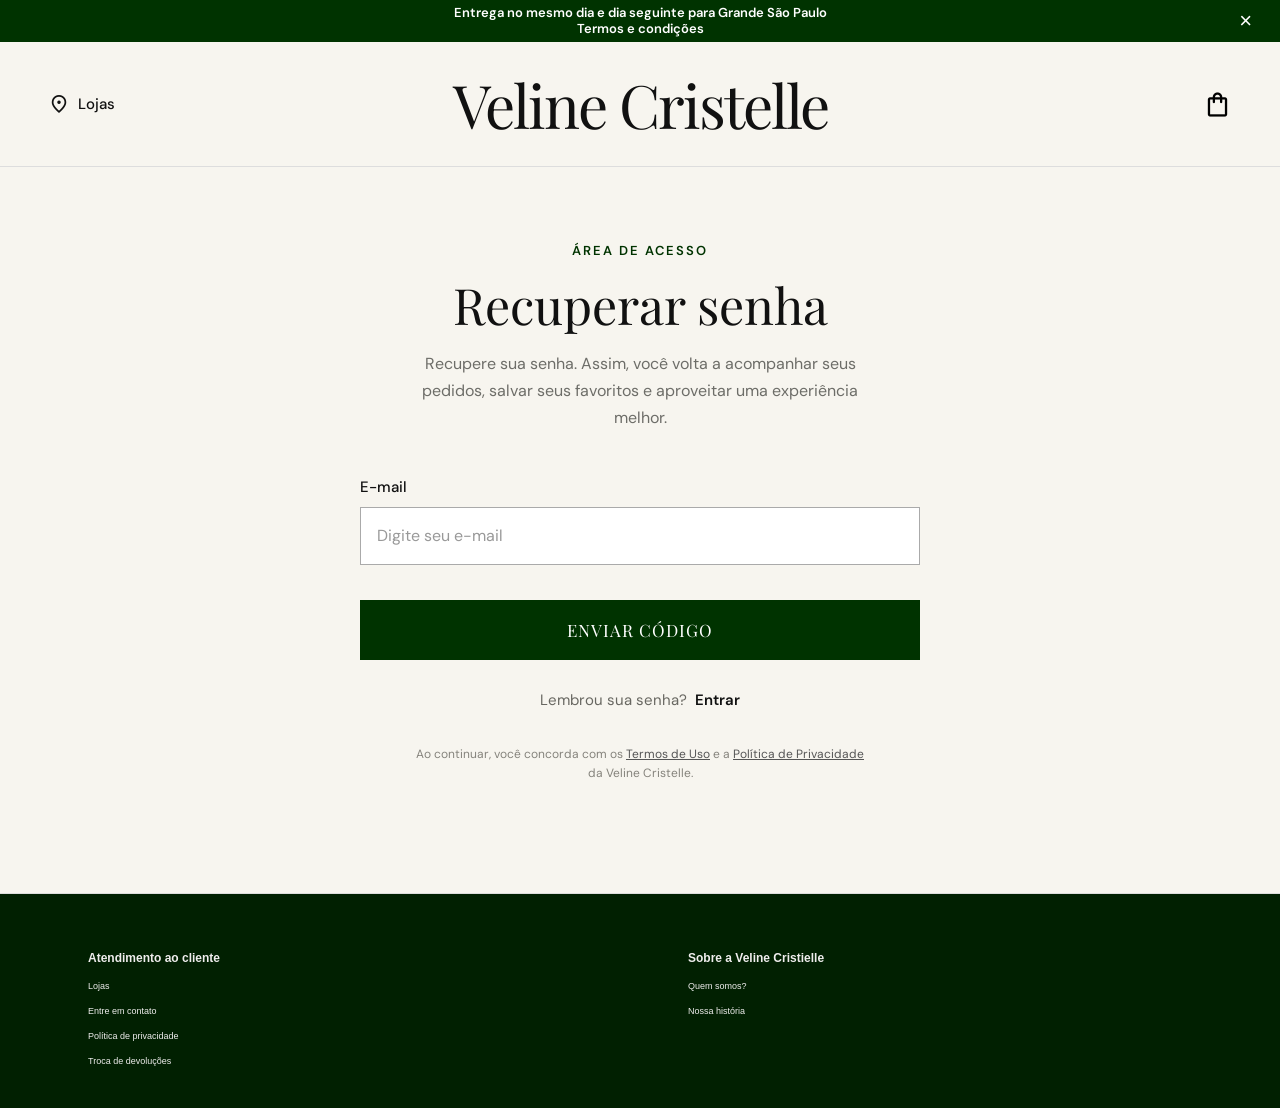
<file: esq.html>
<!DOCTYPE html>
<html lang="pt-BR">

<head>
    <meta charset="UTF-8">
    <meta name="viewport" content="width=device-width, initial-scale=1.0">

    <title>Recuperar senha | Veline Cristelle</title>

    <link rel="stylesheet" href="esq.css">
    <link rel="icon" href="imagem/Logo.png" type="image/x-icon">
    <link rel="preconnect" href="https://fonts.googleapis.com">
    <link rel="preconnect" href="https://fonts.gstatic.com" crossorigin>

    <link
        href="https://fonts.googleapis.com/css2?family=DM+Sans:wght@400;500;600&family=Playfair+Display:wght@400;500;600&display=swap"
        rel="stylesheet">

    <link href="https://fonts.googleapis.com/css2?family=Material+Symbols+Outlined" rel="stylesheet">
</head>

<body>

    <div class="barra" id="barra">

        <div class="barra-conteudo">
            <p>Entrega no mesmo dia e dia seguinte para Grande São Paulo</p>
            <p>Termos e condições</p>
        </div>

        <button class="fechar" onclick="fecharBarra()">×</button>

    </div>

    <header>

        <div class="esquerda">

            <a href="#" class="link">
                <span class="material-symbols-outlined">location_on</span>
                Lojas
            </a>

        </div>

        <a href="index.html" class="logo">
            Veline Cristelle
        </a>

        <div class="direita">

            <button class="icone">
                <span class="material-symbols-outlined">shopping_bag</span>
            </button>

        </div>

    </header>

    <main>

        <div class="recuperacao">

            <div class="introducao">

                <p class="titulo-menor">
                    Área de acesso
                </p>

                <h1>
                    Recuperar senha
                </h1>

                <p class="texto">
                    Recupere sua senha. Assim, você volta a acompanhar seus
                    pedidos, salvar seus favoritos e aproveitar uma experiência melhor.
                </p>

            </div>

            <form id="formulario">

                <div class="campo">

                    <label for="email">
                        E-mail
                    </label>

                    <input type="email" id="email" placeholder="Digite seu e-mail" autocomplete="email" required>

                </div>

                <button type="submit" class="enviar">
                    ENVIAR CÓDIGO
                </button>

                <p class="login">
                    Lembrou sua senha?
                    <a href="login.html">Entrar</a>
                </p>

                <p class="privacidade">
                    Ao continuar, você concorda com os
                    <a href="#">Termos de Uso</a> e a
                    <a href="#">Política de Privacidade</a>
                    da Veline Cristelle.
                </p>

            </form>

        </div>

    </main>


    <footer>
        <div class="footer-conteudo">
            <div class="footer-coluna">
                <h3>Atendimento ao cliente</h3>
                <a href="#">Lojas</a>
                <a href="#">Entre em contato</a>
                <a href="#">Política de privacidade</a>
                <a href="#">Troca de devoluções</a>
            </div>

            <div class="footer-coluna">
                <h3>Sobre a Veline Cristielle</h3>
                <a href="#">Quem somos?</a>
                <a href="#">Nossa história</a>
            </div>

            <div class="footer-coluna">
                <h3>Redes sociais</h3>
                <a href="#">Tiktok</a>
                <a href="#">Instagram</a>
                <a href="#">Facebook</a>
            </div>
        </div>

        <div class="direitos">
            © 2026 Veline Cristielle. Todos os direitos reservados.
        </div>
    </footer>

    </div>

    <script>
        function comecarComprar() {
            alert("Vamos começar suas compras!");
        }
    </script>

</body>

</html>
</file>
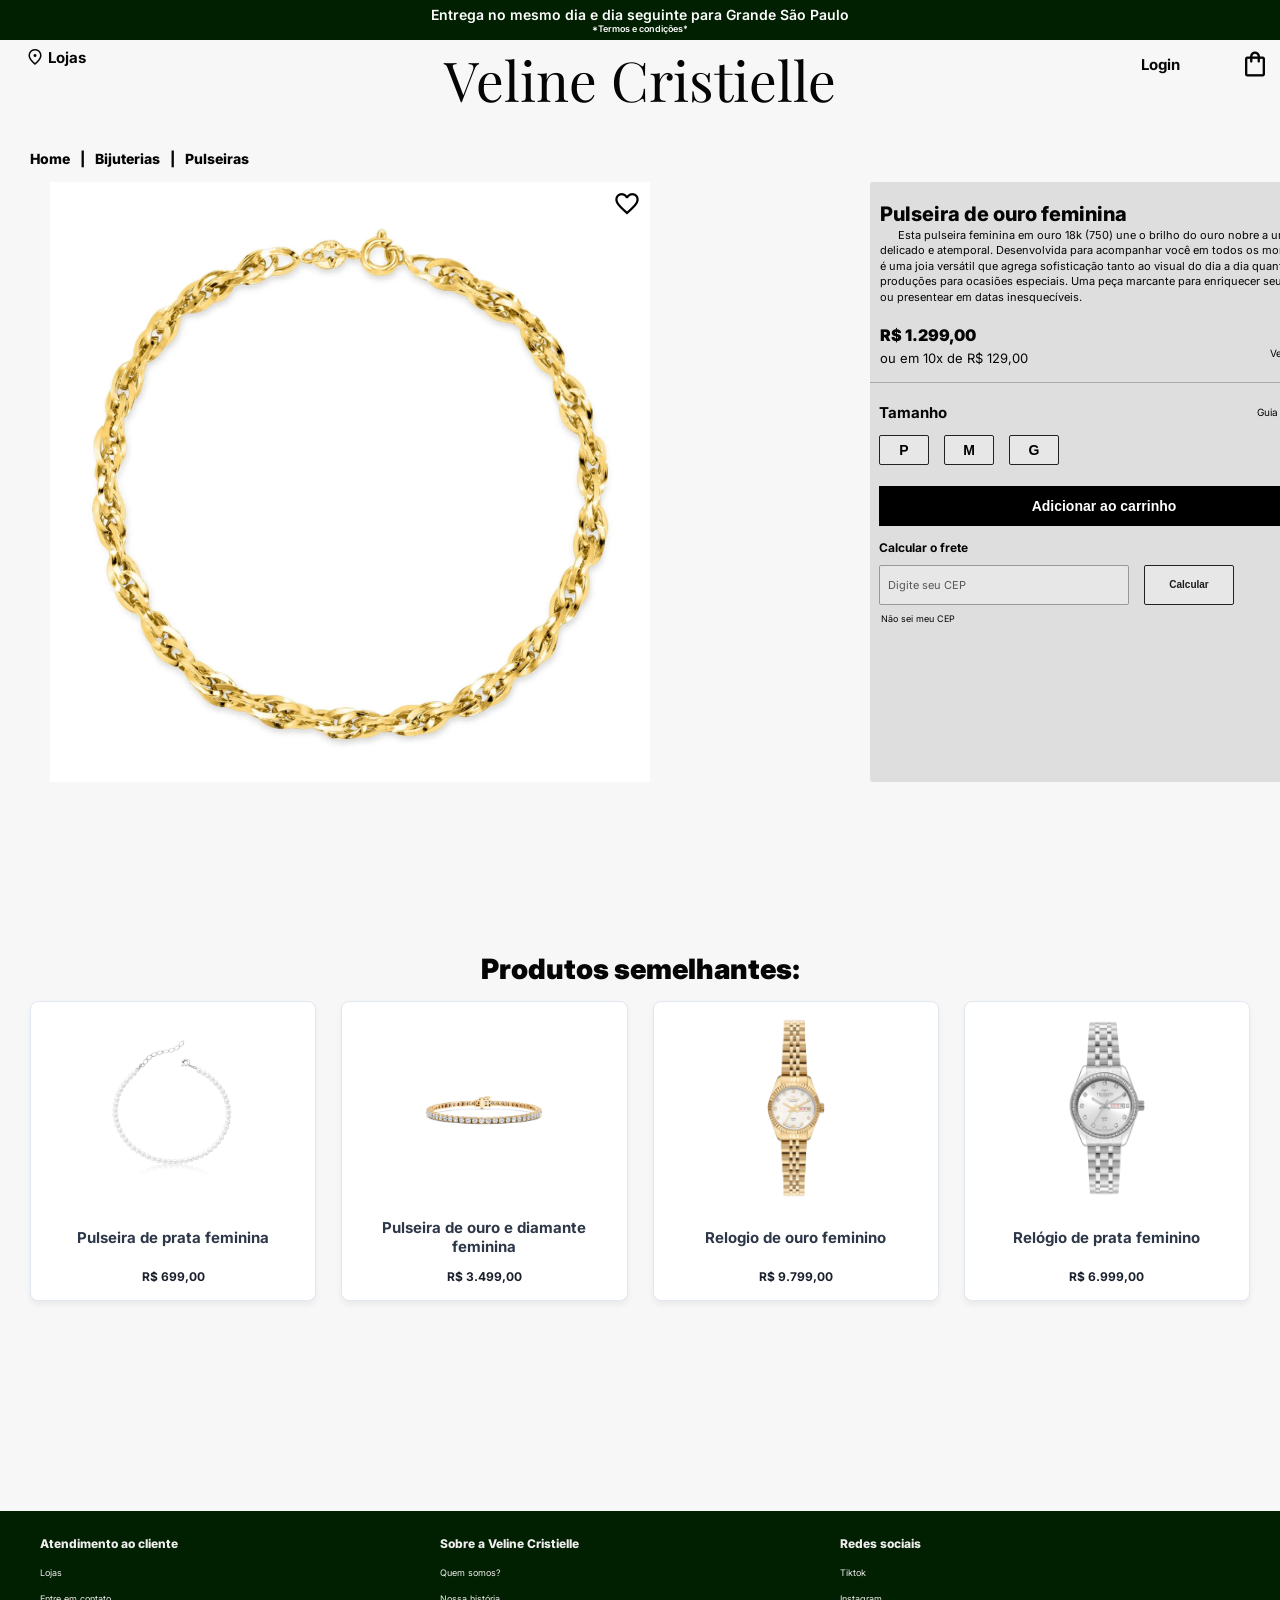
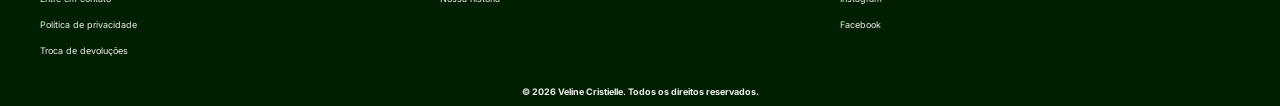
<file: pulseira.html>
<!DOCTYPE html>
<html lang="pt-br">

<head>
    <meta charset="UTF-8">
    <meta name="viewport" content="width=device-width, initial-scale=1.0">
    <title>Veline Cristielle</title>
    <link rel="preconnect" href="https://fonts.googleapis.com">
    <link rel="preconnect" href="https://fonts.gstatic.com" crossorigin>
    <link rel="icon" href="imagem/Logo.png" type="image/x-icon">
    <link href="https://fonts.googleapis.com/css2?family=Inter:wght@400;500;600;700&family=Playfair+Display&display=swap" rel="stylesheet">
    <link rel="stylesheet"
        href="https://fonts.googleapis.com/css2?family=Material+Symbols+Outlined:opsz,wght,FILL,GRAD@20..48,100..700,0..1,-50..200">
    <link rel="stylesheet" href="pulseira.css">
</head>

<body>

    <div class="aviso">
        <p>Entrega no mesmo dia e dia seguinte para Grande São Paulo</p>
        <p class="termos">*Termos e condições*</p>
    </div>

    <header>
        <div class="topo">
            <a href="https://maps.app.goo.gl/ygCSJ8SbrZ6HnTbb7" class="lojas">
                <span class="material-symbols-outlined">location_on</span>
                Lojas
            </a>

            <h1><a href="index.html">Veline Cristielle</a></h1>

            <div class="usuario">
                <a href="login.html" class="login">Login</a>
                <a href="bolsa.html" class="sacola">
                    <span class="material-symbols-outlined">shopping_bag</span>
                </a>
            </div>
        </div>
    </header>

    <main>

        <nav class="caminho">
            <a href="index.html">Home</a>
            <span>|</span>
            <a href="#">Bijuterias</a>
            <span>|</span>
            <a href="#">Pulseiras</a>
        </nav>

        <section class="produto">

            <div class="miniaturas">
                <button class="miniatura ativa">
                    <img src="Imagem2/pulsera.webp" alt="Pulseira de ouro">
                </button>
                <button class="miniatura">
                    <img src="Imagem2/pulseira 2.webp" alt="Detalhe da pulseira">
                </button>
                <button class="miniatura">
                    <img src="Imagem2/pulseira 3.webp" alt="Pulseira no braço">
                </button>
            </div>

            <div class="imagem-produto">
                <button class="favorito">
                    <span class="material-symbols-outlined">favorite</span>
                </button>
                <img src="Imagem2/pulsera.webp" alt="Pulseira de ouro feminina">
            </div>

            <div class="informacoes">
                <div class="descricao">
                    <h2>Pulseira de ouro feminina</h2>
                    <p> &nbsp; &nbsp; &nbsp; Esta pulseira feminina em ouro 18k (750) une o brilho do ouro nobre a um design 
                        delicado e atemporal. Desenvolvida para acompanhar você em todos os momentos, é 
                        uma joia versátil que agrega sofisticação tanto ao visual do dia a dia quanto a 
                        produções para ocasiões especiais. Uma peça marcante para enriquecer seu estilo ou 
                        presentear em datas inesquecíveis.</p>
                </div>

                <div class="preco">
                    <strong>R$ 1.299,00</strong>
                    <span>ou em 10x de R$ 129,00</span>
                    <a href="#">Ver parcelas</a>
                </div>

                <div class="tamanho">
                    <div class="titulo-tamanho">
                        <strong>Tamanho</strong>
                        <a href="#">Guia de medida</a>
                    </div>
                    <div class="opcoes-tamanho">
                        <button>P</button>
                        <button>M</button>
                        <button>G</button>
                    </div>
                </div>

                <button class="carrinho"><a href="bolsa.html" id="colocarcarrinho">Adicionar ao carrinho</a></button>

                <div class="frete">
                    <h3>Calcular o frete</h3>
                    <div class="calculo">
                        <input type="number" placeholder="Digite seu CEP">
                        <button>Calcular</button>
                    </div>
                    <a href="https://buscacepinter.correios.com.br/app/endereco/index.php">Não sei meu CEP</a>
                </div>
            </div>

        </section>

        <section class="outros-produtos">
            <h2 class="semelhantes">Produtos semelhantes:</h2>

            <div class="bandeja">
                <div class="card-produto">
                    <img src="Imagem/deprata.webp" alt="Pulseira de prata feminina">
                    <h3>Pulseira de prata feminina</h3>
                    <strong>R$ 699,00</strong>
                </div>

                <div class="card-produto">
                    <img src="Imagem/deouroediamante.webp" alt="Pulseira de ouro e diamante feminina">
                    <h3>Pulseira de ouro e diamante feminina</h3>
                    <strong>R$ 3.499,00</strong>
                </div>

                <div class="card-produto">
                    <img src="Imagem2/Relogiodeouro.jpg" alt="Relógio de ouro feminino">
                    <h3>Relogio de ouro feminino</h3>
                    <strong>R$ 9.799,00</strong>
                </div>

                <div class="card-produto">
                    <img src="Imagem2/Relogiodeprata.jpg" alt="Relógio de prata feminino">
                    <h3>Relógio de prata feminino</h3>
                    <strong>R$ 6.999,00</strong>
                </div>
            </div>
        </section>

    </main>

    <footer>
        <div class="footer-conteudo">
            <div class="footer-coluna">
                <h3>Atendimento ao cliente</h3>
                <a href="https://maps.app.goo.gl/ygCSJ8SbrZ6HnTbb7">Lojas</a>
                <a href="#">Entre em contato</a>
                <a href="#">Política de privacidade</a>
                <a href="#">Troca de devoluções</a>
            </div>

            <div class="footer-coluna">
                <h3>Sobre a Veline Cristielle</h3>
                <a href="#">Quem somos?</a>
                <a href="#">Nossa história</a>
            </div>

            <div class="footer-coluna">
                <h3>Redes sociais</h3>
                <a href="#">Tiktok</a>
                <a href="#">Instagram</a>
                <a href="#">Facebook</a>
            </div>
        </div>

        <div class="direitos">
            © 2026 Veline Cristielle. Todos os direitos reservados.
        </div>
    </footer>

</body>

</html>
</file>
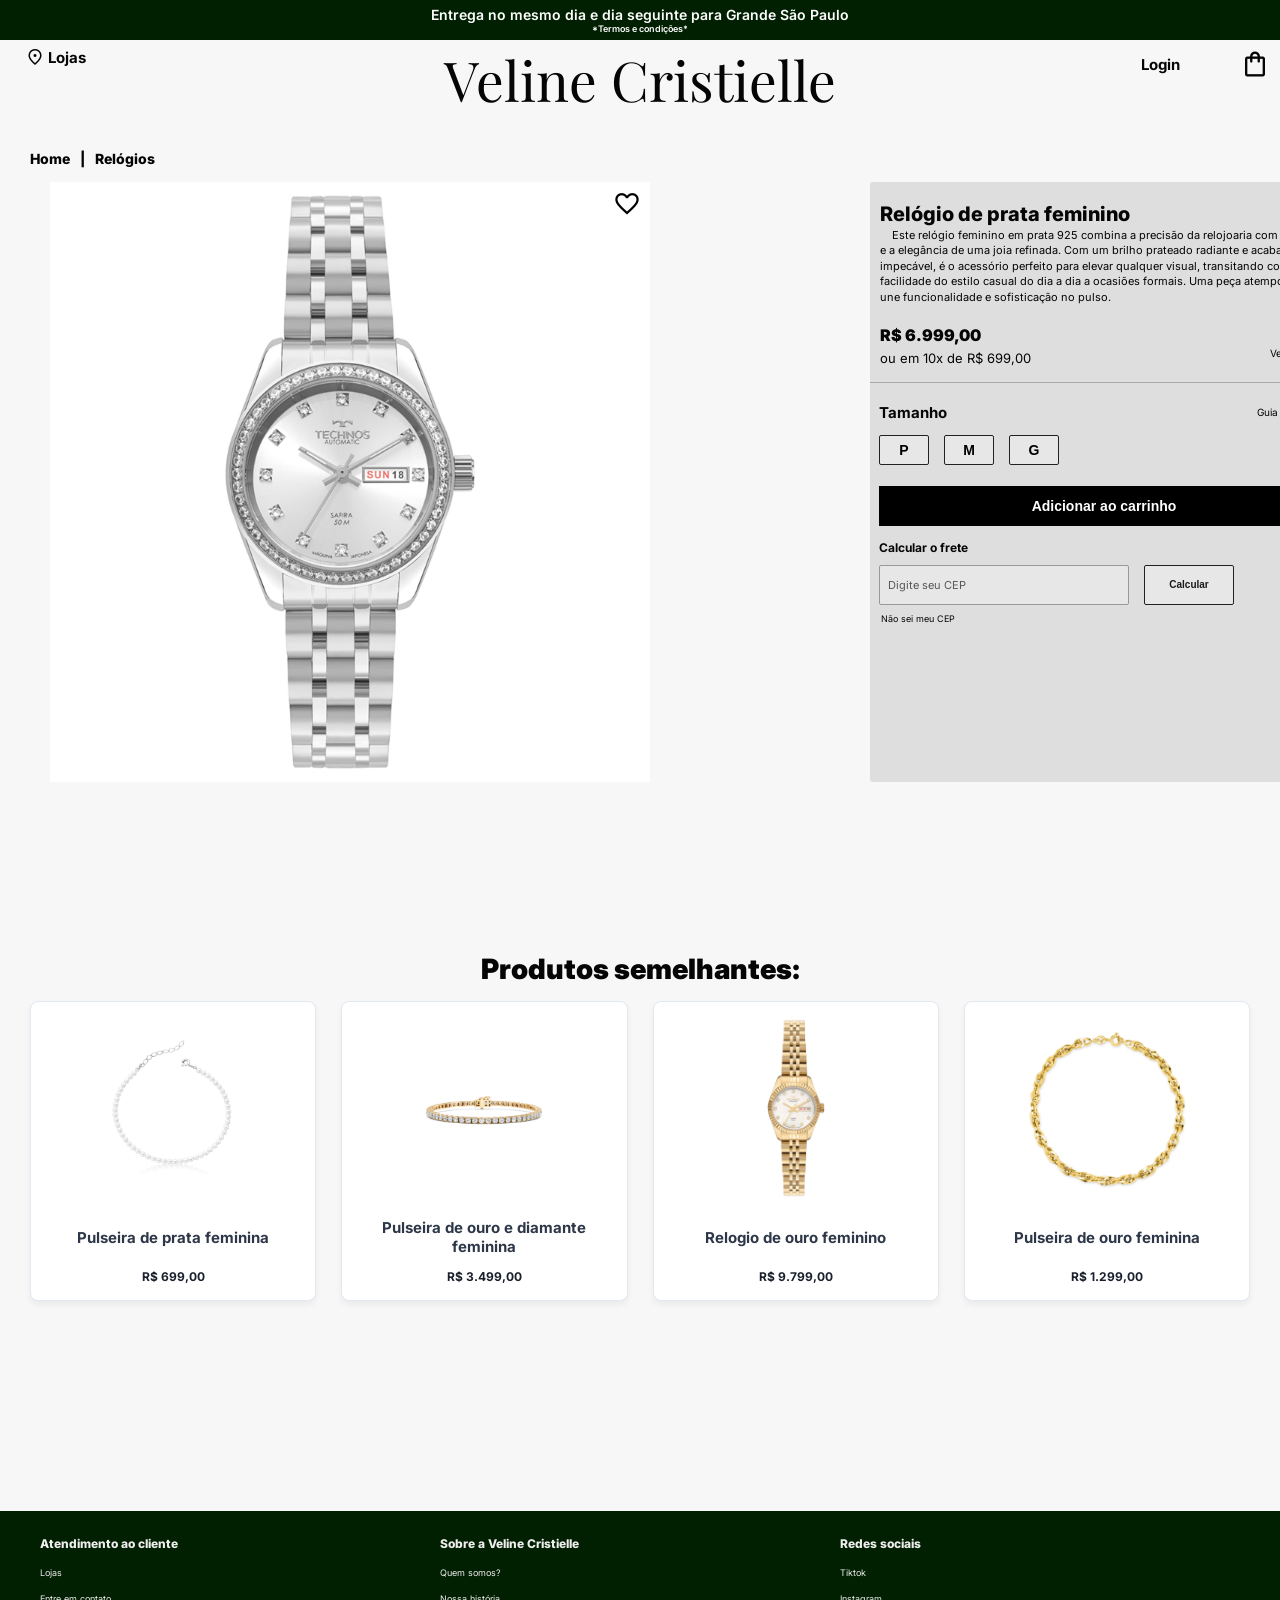
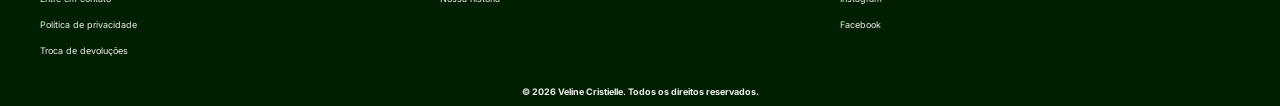
<file: relogios.html>
<!DOCTYPE html>
<html lang="pt-br">

<head>
    <meta charset="UTF-8">
    <meta name="viewport" content="width=device-width, initial-scale=1.0">
    <title>Veline Cristielle</title>
    <link rel="preconnect" href="https://fonts.googleapis.com">
    <link rel="preconnect" href="https://fonts.gstatic.com" crossorigin>
    <link rel="icon" href="imagem/Logo.png" type="image/x-icon">
    <link href="https://fonts.googleapis.com/css2?family=Inter:wght@400;500;600;700&family=Playfair+Display&display=swap" rel="stylesheet">
    <link rel="stylesheet"
        href="https://fonts.googleapis.com/css2?family=Material+Symbols+Outlined:opsz,wght,FILL,GRAD@20..48,100..700,0..1,-50..200">
    <link rel="stylesheet" href="relogios.css">
</head>

<body>

    <div class="aviso">
        <p>Entrega no mesmo dia e dia seguinte para Grande São Paulo</p>
        <p class="termos">*Termos e condições*</p>
    </div>

    <header>
        <div class="topo">
            <a href="https://maps.app.goo.gl/ygCSJ8SbrZ6HnTbb7" class="lojas">
                <span class="material-symbols-outlined">location_on</span>
                Lojas
            </a>

            <h1><a href="index.html">Veline Cristielle</a></h1>

            <div class="usuario">
                <a href="login.html" class="login">Login</a>
                <a href="bolsa.html" class="sacola">
                    <span class="material-symbols-outlined">shopping_bag</span>
                </a>
            </div>
        </div>
    </header>

    <main>

        <nav class="caminho">
            <a href="index.html">Home</a>
            <span>|</span>
            <a href="#">Relógios</a>
        </nav>

        <section class="produto">

            <div class="miniaturas">
                <button class="miniatura ativa">
                    <img src="Imagem2/relogioprata.jpg" alt="Relogio de prata">
                </button>
                <button class="miniatura">
                    <img src="Imagem2/Relogiodeprata2.jfif" alt="Detalhe do relogio">
                </button>
                <button class="miniatura">
                    <img src="Imagem2/Relogioderata3.webp" alt="Relogio na caixa">
                </button>
            </div>

            <div class="imagem-produto">
                <button class="favorito">
                    <span class="material-symbols-outlined">favorite</span>
                </button>
                <img src="Imagem2/Relogiodeprata.jpg" alt="Pulseira de ouro feminina">
            </div>

            <div class="informacoes">
                <div class="descricao">
                    <h2>Relógio de prata feminino</h2>
                    <p> &nbsp;&nbsp;&nbsp; Este relógio feminino em prata 925 combina a precisão da relojoaria com o
                        charme e a
                        elegância de uma joia refinada. Com um brilho prateado radiante e acabamento
                        impecável, é o acessório perfeito para elevar qualquer visual, transitando com
                        facilidade do estilo casual do dia a dia a ocasiões formais. Uma peça atemporal que
                        une funcionalidade e sofisticação no pulso.</p>
                </div>

                <div class="preco">
                    <strong>R$ 6.999,00</strong>
                    <span>ou em 10x de R$ 699,00</span>
                    <a href="#">Ver parcelas</a>
                </div>

                <div class="tamanho">
                    <div class="titulo-tamanho">
                        <strong>Tamanho</strong>
                        <a href="#">Guia de medida</a>
                    </div>
                    <div class="opcoes-tamanho">
                        <button>P</button>
                        <button>M</button>
                        <button>G</button>
                    </div>
                </div>

                <button class="carrinho"><a href="bolsa.html" id="colocarcarrinho">Adicionar ao carrinho</a></button>

                <div class="frete">
                    <h3>Calcular o frete</h3>
                    <div class="calculo">
                        <input type="number" placeholder="Digite seu CEP">
                        <button>Calcular</button>
                    </div>
                    <a href="https://buscacepinter.correios.com.br/app/endereco/index.php">Não sei meu CEP</a>
                </div>
            </div>

        </section>

        <section class="outros-produtos">
            <h2 class="semelhantes">Produtos semelhantes:</h2>

            <div class="bandeja">
                <div class="card-produto">
                    <img src="Imagem/deprata.webp" alt="Pulseira de prata feminina">
                    <h3>Pulseira de prata feminina</h3>
                    <strong>R$ 699,00</strong>
                </div>

                <div class="card-produto">
                    <img src="Imagem/deouroediamante.webp" alt="Pulseira de ouro e diamante feminina">
                    <h3>Pulseira de ouro e diamante feminina</h3>
                    <strong>R$ 3.499,00</strong>
                </div>

                <div class="card-produto">
                    <img src="Imagem2/Relogiodeouro.jpg" alt="Relógio de ouro feminino">
                    <h3>Relogio de ouro feminino</h3>
                    <strong>R$ 9.799,00</strong>
                </div>

                <div class="card-produto">
                    <img src="Imagem2/pulsera.webp" alt="Relógio de prata feminino">
                    <h3>Pulseira de ouro feminina</h3>
                    <strong>R$ 1.299,00</strong>
                </div>
            </div>
        </section>

    </main>

    <footer>
        <div class="footer-conteudo">
            <div class="footer-coluna">
                <h3>Atendimento ao cliente</h3>
                <a href="https://maps.app.goo.gl/ygCSJ8SbrZ6HnTbb7">Lojas</a>
                <a href="#">Entre em contato</a>
                <a href="#">Política de privacidade</a>
                <a href="#">Troca de devoluções</a>
            </div>

            <div class="footer-coluna">
                <h3>Sobre a Veline Cristielle</h3>
                <a href="#">Quem somos?</a>
                <a href="#">Nossa história</a>
            </div>

            <div class="footer-coluna">
                <h3>Redes sociais</h3>
                <a href="#">Tiktok</a>
                <a href="#">Instagram</a>
                <a href="#">Facebook</a>
            </div>
        </div>

        <div class="direitos">
            © 2026 Veline Cristielle. Todos os direitos reservados.
        </div>
    </footer>

</body>

</html>
</file>
<file: index.css>
* {
    margin: 0;
    padding: 0;
    box-sizing: border-box;
    font-family: 'Poppins', sans-serif;
}

.inicial {
    position: relative;
    height: 100vh;
    color: #ffffff;
}

.video-fundo {
    position: absolute; 
    width: 100%;
    height: 100%;
    object-fit: cover;
    z-index: -1;
    filter: brightness(50%); /* Ajuste do brilho do vídeo */
}

header {
    position: relative;
    padding: 20px 50px;
}

.cabecalho {
    align-items: relative;
    align-items: center;
    color: #ffffff;
    display: flex;
    justify-content: center;
}

.frete {
    font-size: 15px;
    font-weight: 500;
    letter-spacing: 2px;
    color: rgba(255, 255, 255, 0.85);
    cursor: default;
}

.icone-login {
    position: absolute;
    right: 150px;
    top: 20px;
    font-size: 22px;
    cursor: pointer;
    transition: 0.4s;
}

.icone-login:hover{
    transform: scale(1.15);
}

#login {
    position: absolute;
    right: 97px;
    font-size: 16px;
    font-weight: 400;
    cursor: pointer;
    transition: 0.4s;
}

#login:hover {
    transform: scale(1.08);
    color: #ffffff;
}

.icone-favorito {
    position: absolute;
    font-size: 22px;
    cursor: pointer;
    right: 20px;
    top: 22px;
    transition: 0.4s;
}

.icone-favorito:hover {
    transform: scale(1.12);
    color: #e40e0e;
}

h1 {
    text-align: center;
    font-family: 'Playfair Display', serif;
    font-size: 85px;
    font-weight: 600;
    color: #f4f4f4;
    margin: 20px 0 40px;
    letter-spacing: 2px;
    cursor: default;
    text-shadow: 0 3px 20px rgba(0, 0, 0, 0.60);
}

.menu {
    display: flex;
    justify-content: center;
    align-items: center;
    gap: 40px;
}

.menu ul {
    display: flex;
    align-items: center;
    justify-content: center;
    gap: 70px;
}

.menu li {
    list-style: none;
    font-size: 15px;
    font-weight: 400;
    letter-spacing: 0.5px;
    cursor: pointer;
    transition: 0.4s;
}

.menu a {
    text-decoration: none;
    color: #eeeeee;
    transition: 0.4s;
}

.menu li:hover {
    transform: scale(1.08);
}

.menu li:hover a {
    color: #af8d42;
}

.menu span.material-symbols-outlined {
    color: #eeeeee;
    font-size: 23px;
    cursor: pointer;
    transition: 0.4s;
}

.menu span.material-symbols-outlined:hover {
    color: #af8d42;
    transform: scale(1.12);
}

.colecaoexclusiva {
    position: relative;
    height: 70vh;
    display: flex;
    align-items: center;
    margin-left: 10px;
}

.conteudo {
    position: absolute;
    bottom: 120px;
    left: 100px;
}

.subtitulo {
    font-size: 12px;
    letter-spacing: 5px;
    font-weight: 500;
    color: #af8d42;
    margin-bottom: 10px;
}

.nome {
    font-family: 'Playfair Display', serif;
    font-size: clamp(60px, 7vw, 95px);
    font-weight: 500;
    line-height: 1.0;
    color: #ffffff;
    margin-bottom: 18px;
    letter-spacing: 1px;
}

h3 {
    font-size: 15px;
    font-weight: 300;
    letter-spacing: 1px;
    color: rgba(255, 255, 255, 0.88);
    margin-bottom: 30px;
}

.botoes {
    display: flex;
    align-items: center;
    gap: 15px;
}

.btncomprar {
    cursor: pointer;
    border: none;
    color: #f7f6f6;
    background: #af8d42;
    padding: 15px 38px;
    font-size: 12px;
    letter-spacing: 1px;
    font-weight: 600;
    transition: 0.4s;
}

.btncomprar:hover {
    transform: scale(1.07);
}

.btnsaiba {
    cursor: pointer;
    border: 1px solid rgba(255, 255, 255, 0.7);
    color: #ffffff;
    background: rgba(0, 0, 0, 0.20);
    padding: 14px 38px;
    font-size: 12px;
    letter-spacing: 1px;
    font-weight: 500;
    transition: 0.4s;
}

.btnsaiba:hover {
    background: #ffffff;
    color: #111111;
    transform: scale(1.05);
}

.branco {
    background: #fff;
}

.titulo-preto {
    max-width: 1200px;
    margin: auto;
    margin-bottom: 20px;
    color: #000;
    text-align: center;
}

.galeria {
    max-width: 1200px;
    margin: auto;
    display: grid;
    grid-template-columns: repeat(4, 1fr);
    gap: 30px;
    padding: 20px;
}

.item img {
    width: 100%;
    height: 250px;
    object-fit: cover;
}

.banner {
    max-width: 1200px;
    margin: 30px auto;
}

.banner img {
    width: 100%;
    height: 350px;
    object-fit: cover;
}

footer {
    background-color: #012001;
}

.footer-conteudo {
    display: grid;
    grid-template-columns: repeat(3, 1fr); /* Deixa as 3 colunas de forma proporcional */
    padding: 25px 40px 10px;
    font-family: "Inter", sans-serif;
}

.footer-coluna {
    display: flex;
    flex-direction: column;
    gap: 15px;
}

.footer-coluna h3 {
    color: #efeded;
    font-size: 12px;
    font-weight: 800;
    margin-bottom: 1px;
}

.footer-coluna a {
    font-size: 9px;
    text-decoration: none;
    color: #efeded;
    width: fit-content;
}

.footer-coluna a:hover {
    text-decoration: underline;
}

.direitos {
    color: #efeded;
    margin-top: 10px;
    height: 30px;
    display: flex;
    align-items: center;
    justify-content: center;
    font-size: 9px;
    font-weight: 700;
    font-family: "Inter", sans-serif;
}

.p {
    text-align: center;
}

.menu ul {
    display: flex;
    gap: 40px;
    list-style: none;
    padding: 0;
    margin: 0;
}

.menu li {
    list-style: none;
}

.menu a {
    text-decoration: none;
    color: #fff;
    padding: 10px 15px;
    display: inline-block; 
    transition: 0.3s;
}

.menu a:hover {
    color: white;
    transform: scale(1.1);
}

.menu span {
    cursor: pointer;
    transition: 0.3s;
}

.menu span:hover {
    transform: scale(1.2);
    color: white;
}

.mudar span {
    color: white
}
</file>
<file: anel.css>
* {
    margin: 0;
    padding: 0;
    box-sizing: border-box;
}

body {
    background-color: #f7f7f7;
    color: #050505;
    font-family: "Inter", sans-serif;
}

a {
    text-decoration: none;
    color: inherit;  /* Mantém a cor do texto ao remover o sublinhado */
}

.aviso {
    height: 40px;
    flex-direction: column;
    background-color: #012001;
    color: white;
    position: relative;
    display: flex;
    align-items: center;
    justify-content: center;
    font-size: 14px;
    font-weight: 600;
}

.aviso p {
    top: 5px;
}

.termos {
    top: 50px;
    font-size: 9px;
    cursor: pointer;
}

.termos:hover {
    text-decoration: underline;
}

header {
    background-color: #f7f7f7;
}

.topo {
    height: 105px;
    position: relative;
    display: flex;
    align-items: flex-start;
    justify-content: center;
}

.topo h1 {
    font-family: "Playfair Display", serif;
    font-size: 55px;
    font-weight: 300;
    margin-top: 2px;
}

.lojas {
    position: absolute;
    left: 25px;
    top: 7px;
    display: flex;
    align-items: center;
    gap: 3px;
    font-size: 15px;
    font-weight: 700;
}

.lojas .material-symbols-outlined {
    font-size: 20px;
}

.usuario {
    position: absolute;
    right: 10px;
    top: 9px;
    display: flex;
    align-items: center;
    gap: 60px;
}

.login {
    font-size: 15px;
    font-weight: 700;
}

.sacola {
    display: flex;
    align-items: center;
}

.sacola .material-symbols-outlined {
    font-size: 30px;
}

main {
    padding: 0 30px 60px;
}

.caminho {
    display: flex;
    align-items: center;
    gap: 10px;
    margin-top: 5px;
    margin-bottom: 15px;
    font-size: 14px;
    font-weight: 800;
}

.caminho a:hover {
    text-decoration: underline;
}

.produto {
    display: grid;
    grid-template-columns: 120px 800px 500px;
    gap: 20px;
    justify-content: center;
    margin-bottom: 60px;
}

.miniaturas {
    display: flex;
    flex-direction: column;
    gap: 30px;
}

.miniatura {
    width: 80px;
    height: 80px;
    border: none;
    background-color: white;
    cursor: pointer;
    overflow: hidden;
    border-radius: 5px;
    transition: 0.5s;
}

.miniatura:hover{
    transform: scale(1.1);
}

.miniatura img {
    width: 100%;
    height: 100%;
}

.miniatura.ativa {
    border: 1px solid #000;
}

.miniatura.ativa:hover{
    transform: scale(1.0);
}

.imagem-produto {
    width: 100%;
    max-width: 600px;
    height: 600px;
    position: relative;
    display: flex;
    align-items: center;
    justify-content: center;
    border-radius: 3px;
}

.imagem-produto img {
    width: 100%;
    height: 100%;
}

.favorito {
    position: absolute;
    right: 9px;
    top: 8px;
    z-index: 2;
    border: none;
    background: transparent;
    cursor: pointer;
}

.favorito .material-symbols-outlined {
    font-size: 28px;
}

.informacoes {
    width: 470px;
    background-color: #dedede;
    height: 600px;
    border-radius: 3px;
}

.descricao {
    padding: 20px 10px 20px;
}

.descricao h2 {
    font-size: 20px;
    font-weight: 800;
    margin-bottom: 2px;
}

.descricao p {
    font-size: 11px;
    line-height: 1.4;
}

.preco {
    position: relative;
    border-bottom: 1px solid #aaa;
    padding: 0 10px 15px;
}

.preco strong {
    display: block;
    font-size: 16px;
    font-weight: 900;
    margin-bottom: 2px;
}

.preco span {
    font-size: 13px;
}

.preco a {
    position: absolute;
    right: 10px;
    font-size: 10px;
}

.tamanho {
    padding: 20px 9px 15px;
}

.titulo-tamanho {
    display: flex;
    justify-content: space-between;
    align-items: center;
    margin-bottom: 13px;
}

.titulo-tamanho strong {
    font-size: 15px;
}

.titulo-tamanho a {
    font-size: 10px;
}

.opcoes-tamanho {
    display: flex;
    gap: 15px;
}

.opcoes-tamanho button {
    width: 50px;
    height: 30px;
    background-color: #e7e7e7;
    border: 1px solid #222;
    font-size: 14px;
    font-weight: 600;
    cursor: pointer;
    border-radius: 2px;
    transition: 0.5s;
}

.opcoes-tamanho button:hover {
    background-color: #d7d6d6;
    transform: scale(1.03);
}

.carrinho {
    width: 450px;
    height: 40px;
    margin: 6px 9px 14px;
    background-color: #000;
    color: white;
    border: none;
    font-size: 14px;
    font-weight: 700;
    cursor: pointer;
    transition: 0.5s;
}

.carrinho:hover {
    transform: scale(1.04);
}

.frete {
    padding: 0 9px;
}

.frete h3 {
    font-size: 12px;
    margin-bottom: 10px;
}

.calculo {
    display: flex;
    gap: 15px;
}

.calculo input {
    width: 250px;
    height: 40px;
    background-color: #e7e7e7;
    border: 1px solid #999;
    padding: 0 8px;
    font-family: "Inter", sans-serif;
    font-size: 11px;
    border-radius: 2px;
}

.calculo input::placeholder {
    color: #575757;
}

.calculo button {
    width: 90px;
    height: 40px;
    background-color: #e7e7e7;
    border: 1px solid #222;
    font-size: 10px;
    font-weight: 700;
    cursor: pointer;
    color: #1a1a1a;
    border-radius: 2px;
    transition: 0.5s;
}

.calculo button:hover {
    background-color: #d7d6d6;
    transform: scale(1.04);
}

.frete a {
    display: block;
    margin-left: 2px;
    margin-top: 8px;
    font-size: 9px;
}

.outros-produtos {
    margin-top: 170px;
    margin-bottom: 150px;
}

.semelhantes {
    margin-bottom: 15px;
    font-size: 28px;
    display: flex;
    font-weight: 900;
    justify-content: center;
}

.bandeja {
    display: flex;
    justify-content: center; 
    gap: 25px;
    margin-bottom: 80px;
    margin-top: 15px;
}

.card-produto {
    width: 500px;
    border: 1px solid #e2e8f0;
    border-radius: 8px;
    padding: 16px;
    text-align: center;
    background-color: #ffffff;
    box-shadow: 0 4px 6px rgba(0, 0, 0, 0.05);
    display: flex;
    flex-direction: column;
    justify-content: space-between;
    align-items: center;
    transition: 0.7s;
    cursor: pointer;
}

.card-produto:hover {
    box-shadow: 0 6px 12px rgba(0, 0, 0, 0.1);
    transform: scale(1.05);
}

.card-produto img {
    max-width: 100%;
    height: 180px;
    margin-bottom: 12px;
}

.card-produto h3 {
    font-size: 15px;
    color: #2d3748;
    margin: 8px 0;
}

.card-produto strong {
    font-size: 12px;
    color: #1a202c;
    margin-top: 5px;
}

footer {
    background-color: #012001;
}

.footer-conteudo {
    min-height: 136px;
    display: grid;
    grid-template-columns: repeat(3, 1fr);
    padding: 25px 40px 10px;
}

.footer-coluna {
    display: flex;
    flex-direction: column;
    gap: 15px;
}

.footer-coluna h3 {
    color: #efeded;
    font-size: 12px;
    font-weight: 800;
    margin-bottom: 1px;
}

.footer-coluna a {
    font-size: 9px;
    color: #efeded;
    width: fit-content;
}

.footer-coluna a:hover {
    text-decoration: underline;
}

.direitos {
    color: #efeded;
    margin-top: 10px;
    height: 30px;
    display: flex;
    align-items: center;
    justify-content: center;
    font-size: 9px;
    font-weight: 700;
}
</file>
<file: bolsa.css>
*{margin: 0;
    padding: 0;
    box-sizing: border-box;
}

body {
    font-family: "Inter", "Times New Roman", serif;
    background-color: white;
    color: #003d19;
}

a {
    text-decoration: none;
    color: inherit;  
}

.pagina {
    width: 100%;
    min-height: 100vh;
    display: flex;
    flex-direction: column;
}

header {
    width: 100%;
    padding: 10px 20px;
    text-align: center;
}

.marca {
    color: #000;
    font-weight: 300;
    font-size: 55px;
}

main {
    flex: 1;
    width: 100%;
    padding: 80px 6%;
}

main h2 {
    font-size: 32px;
    font-weight: normal;
    color: #003d19;
}

.linha {
    width: 100%;
    height: 2px;
    background-color: #718675;
    margin-top: 5px;
    margin-bottom: 60px;
}

main p {
    font-size: 15px;
    color: #163b22;
    margin-bottom: 15px;
}

button {
    background-color: #003d19;
    color: white;
    border: none;
    padding: 11px 14px;
    font-size: 14px;
    cursor: pointer;
    transition: 0.5s;
}

button:hover {
    background-color: #cca547;
    box-shadow: 0 7px 15px rgba(0, 0, 0, 0.20);
    transform: scale(1.10);
}

footer {
    background-color: #012001;
}

.footer-conteudo {
    display: grid;
    grid-template-columns: repeat(3, 1fr);
    padding: 25px 40px 10px;
    font-family: "Inter", sans-serif;
}

.footer-coluna {
    display: flex;
    flex-direction: column;
    gap: 15px;
}

.footer-coluna h3 {
    color: #efeded;
    font-size: 12px;
    font-weight: 800;
    margin-bottom: 1px;
}

.footer-coluna a {
    text-decoration: none;
    font-size: 9px;
    color: #efeded;
    width: fit-content;
}

.footer-coluna a:hover {
    text-decoration: underline;
}

.direitos {
    color: #efeded;
    margin-top: 10px;
    height: 30px;
    display: flex;
    align-items: center;
    justify-content: center;
    font-size: 9px;
    font-weight: 700;
    font-family: "Inter", sans-serif;
}
</file>
<file: brinco.css>
* {
    margin: 0;
    padding: 0;
    box-sizing: border-box;
}

body {
    background-color: #f7f7f7;
    color: #050505;
    font-family: "Inter", sans-serif;
}

a {
    text-decoration: none;
    color: inherit;  /* Mantém a cor do texto ao remover o sublinhado */
}

.aviso {
    height: 40px;
    flex-direction: column;
    background-color: #012001;
    color: white;
    position: relative;
    display: flex;
    align-items: center;
    justify-content: center;
    font-size: 14px;
    font-weight: 600;
}

.aviso p {
    top: 5px;
}

.termos {
    top: 50px;
    font-size: 9px;
    cursor: pointer;
}

.termos:hover {
    text-decoration: underline;
}

header {
    background-color: #f7f7f7;
}

.topo {
    height: 105px;
    position: relative;
    display: flex;
    align-items: flex-start;
    justify-content: center;
}

.topo h1 {
    font-family: "Playfair Display", serif;
    font-size: 55px;
    font-weight: 300;
    margin-top: 2px;
}

.lojas {
    position: absolute;
    left: 25px;
    top: 7px;
    display: flex;
    align-items: center;
    gap: 3px;
    font-size: 15px;
    font-weight: 700;
}

.lojas .material-symbols-outlined {
    font-size: 20px;
}

.usuario {
    position: absolute;
    right: 10px;
    top: 9px;
    display: flex;
    align-items: center;
    gap: 60px;
}

.login {
    font-size: 15px;
    font-weight: 700;
}

.sacola {
    display: flex;
    align-items: center;
}

.sacola .material-symbols-outlined {
    font-size: 30px;
}

main {
    padding: 0 30px 60px;
}

.caminho {
    display: flex;
    align-items: center;
    gap: 10px;
    margin-top: 5px;
    margin-bottom: 15px;
    font-size: 14px;
    font-weight: 800;
}

.caminho a:hover {
    text-decoration: underline;
}

.produto {
    display: grid;
    grid-template-columns: 120px 800px 500px;
    gap: 20px;
    justify-content: center;
    margin-bottom: 60px;
}

.miniaturas {
    display: flex;
    flex-direction: column;
    gap: 30px;
}

.miniatura {
    width: 80px;
    height: 80px;
    border: none;
    background-color: white;
    cursor: pointer;
    overflow: hidden;
    border-radius: 5px;
    transition: 0.5s;
}

.miniatura:hover{
    transform: scale(1.1);
}

.miniatura img {
    width: 100%;
    height: 100%;
}

.miniatura.ativa {
    border: 1px solid #000;
}

.miniatura.ativa:hover{
    transform: scale(1.0);
}

.imagem-produto {
    width: 100%;
    max-width: 600px;
    height: 600px;
    position: relative;
    display: flex;
    align-items: center;
    justify-content: center;
    border-radius: 3px;
}

.imagem-produto img {
    width: 100%;
    height: 100%;
}

.favorito {
    position: absolute;
    right: 9px;
    top: 8px;
    z-index: 2;
    border: none;
    background: transparent;
    cursor: pointer;
}

.favorito .material-symbols-outlined {
    font-size: 28px;
}

.informacoes {
    width: 470px;
    background-color: #dedede;
    height: 600px;
    border-radius: 3px;
}

.descricao {
    padding: 20px 10px 20px;
}

.descricao h2 {
    font-size: 20px;
    font-weight: 800;
    margin-bottom: 2px;
}

.descricao p {
    font-size: 11px;
    line-height: 1.4;
}

.preco {
    position: relative;
    border-bottom: 1px solid #aaa;
    padding: 0 10px 15px;
}

.preco strong {
    display: block;
    font-size: 16px;
    font-weight: 900;
    margin-bottom: 2px;
}

.preco span {
    font-size: 13px;
}

.preco a {
    position: absolute;
    right: 10px;
    font-size: 10px;
}

.tamanho {
    padding: 20px 9px 15px;
}

.titulo-tamanho {
    display: flex;
    justify-content: space-between;
    align-items: center;
    margin-bottom: 13px;
}

.titulo-tamanho strong {
    font-size: 15px;
}

.titulo-tamanho a {
    font-size: 10px;
}

.opcoes-tamanho {
    display: flex;
    gap: 15px;
}

.opcoes-tamanho button {
    width: 50px;
    height: 30px;
    background-color: #e7e7e7;
    border: 1px solid #222;
    font-size: 14px;
    font-weight: 600;
    cursor: pointer;
    border-radius: 2px;
    transition: 0.5s;
}

.opcoes-tamanho button:hover {
    background-color: #d7d6d6;
    transform: scale(1.03);
}

.carrinho {
    width: 450px;
    height: 40px;
    margin: 6px 9px 14px;
    background-color: #000;
    color: white;
    border: none;
    font-size: 14px;
    font-weight: 700;
    cursor: pointer;
    transition: 0.5s;
}

.carrinho:hover {
    transform: scale(1.04);
}

.frete {
    padding: 0 9px;
}

.frete h3 {
    font-size: 12px;
    margin-bottom: 10px;
}

.calculo {
    display: flex;
    gap: 15px;
}

.calculo input {
    width: 250px;
    height: 40px;
    background-color: #e7e7e7;
    border: 1px solid #999;
    padding: 0 8px;
    font-family: "Inter", sans-serif;
    font-size: 11px;
    border-radius: 2px;
}

.calculo input::placeholder {
    color: #575757;
}

.calculo button {
    width: 90px;
    height: 40px;
    background-color: #e7e7e7;
    border: 1px solid #222;
    font-size: 10px;
    font-weight: 700;
    cursor: pointer;
    color: #1a1a1a;
    border-radius: 2px;
    transition: 0.5s;
}

.calculo button:hover {
    background-color: #d7d6d6;
    transform: scale(1.04);
}

.frete a {
    display: block;
    margin-left: 2px;
    margin-top: 8px;
    font-size: 9px;
}

.outros-produtos {
    margin-top: 170px;
    margin-bottom: 150px;
}

.semelhantes {
    margin-bottom: 15px;
    font-size: 28px;
    display: flex;
    font-weight: 900;
    justify-content: center;
}

.bandeja {
    display: flex;
    justify-content: center; 
    gap: 25px;
    margin-bottom: 80px;
    margin-top: 15px;
}

.card-produto {
    width: 500px;
    border: 1px solid #e2e8f0;
    border-radius: 8px;
    padding: 16px;
    text-align: center;
    background-color: #ffffff;
    box-shadow: 0 4px 6px rgba(0, 0, 0, 0.05);
    display: flex;
    flex-direction: column;
    justify-content: space-between;
    align-items: center;
    transition: 0.7s;
    cursor: pointer;
}

.card-produto:hover {
    box-shadow: 0 6px 12px rgba(0, 0, 0, 0.1);
    transform: scale(1.05);
}

.card-produto img {
    max-width: 100%;
    height: 180px;
    margin-bottom: 12px;
}

.card-produto h3 {
    font-size: 15px;
    color: #2d3748;
    margin: 8px 0;
}

.card-produto strong {
    font-size: 12px;
    color: #1a202c;
    margin-top: 5px;
}

footer {
    background-color: #012001;
}

.footer-conteudo {
    min-height: 136px;
    display: grid;
    grid-template-columns: repeat(3, 1fr);
    padding: 25px 40px 10px;
}

.footer-coluna {
    display: flex;
    flex-direction: column;
    gap: 15px;
}

.footer-coluna h3 {
    color: #efeded;
    font-size: 12px;
    font-weight: 800;
    margin-bottom: 1px;
}

.footer-coluna a {
    font-size: 9px;
    color: #efeded;
    width: fit-content;
}

.footer-coluna a:hover {
    text-decoration: underline;
}

.direitos {
    color: #efeded;
    margin-top: 10px;
    height: 30px;
    display: flex;
    align-items: center;
    justify-content: center;
    font-size: 9px;
    font-weight: 700;
}
</file>
<file: Cadrasto.css>
*{
    margin: 0;
    padding: 0;
    box-sizing: border-box;
}

body {
    min-height: 100vh;
    background: #f7f5ef;
    color: #111;
    font-family: "DM Sans", sans-serif;
}

button,
input {
    font: inherit;
}

button {
    cursor: pointer;
}

a {
    color: inherit;
}

.barra {
    height: 42px;
    background: #003300;
    color: white;
    display: flex;
    align-items: center;
    justify-content: center;
    position: relative;
    text-align: center;
}

.barra-conteudo {
    text-align: center;
    line-height: 1.2;
}

.barra p:first-child {
    font-size: 13px;
    font-weight: 600;
}

.barra p {
    font-size: 13px;
    font-weight: 600;
}

.fechar {
    position: absolute;
    right: 28px;
    top: 50%;
    transform: translateY(-50%);
    border: 0;
    background: transparent;
    color: white;
    font-size: 22px;
}

header {
    height: 125px;
    display: grid;
    grid-template-columns: 1fr auto 1fr;
    align-items: center;
    padding: 0 48px;
    border-bottom: 1px solid #ddd;
}

.esquerda {
    display: flex;
    align-items: center;
}

.direita {
    display: flex;
    align-items: center;
    justify-content: flex-end;
    gap: 28px;
}

.link {
    display: flex;
    align-items: center;
    gap: 8px;
    text-decoration: none;
    font-size: 15px;
    font-weight: 500;
}

.link:hover {
    color: #003300;
}

.link .material-symbols-outlined {
    font-size: 22px;
}

.logo {
    font-family: "Playfair Display", serif;
    font-size: 60px;
    font-weight: 400;
    letter-spacing: -2px;
    line-height: 1;
    white-space: nowrap;
    text-decoration: none;
}

.icone {
    border: 0;
    background: transparent;
    display: flex;
    align-items: center;
}

.icone .material-symbols-outlined {
    font-size: 29px;
}

main {
    display: flex;
    justify-content: center;
    padding: 75px 30px 110px;
}

.cadastro {
    width: 560px;
}

.introducao {
    text-align: center;
    margin-bottom: 45px;
}

.titulo-menor {
    color: #003300;
    font-size: 13px;
    font-weight: 600;
    letter-spacing: 2px;
    text-transform: uppercase;
    margin-bottom: 18px;
}

.introducao h1 {
    font-family: "Playfair Display", serif;
    font-size: 50px;
    font-weight: 400;
    line-height: 1.1;
    margin-bottom: 18px;
}

.texto {
    width: 440px;
    margin: auto;
    color: #6d6d68;
    font-size: 16px;
    line-height: 1.7;
}

.redes {
    display: grid;
    grid-template-columns: 1fr 1fr;
    gap: 14px;
    margin-bottom: 35px;
}

.redes button {
    height: 58px;
    background: transparent;
    border: 1px solid #aaa;
    display: flex;
    align-items: center;
    justify-content: center;
    gap: 10px;
    font-size: 15px;
}

.redes button:hover {
    border-color: #003300;
    background: white;
}

.redes span {
    width: 20px;
    height: 20px;
    display: flex;
    align-items: center;
    justify-content: center;
    font-size: 18px;
    font-weight: 600;
}

.redes button:first-child span {
    color: #4285f4;
}

.redes button:last-child span {
    color: #1877f2;
}

.divisao {
    display: flex;
    align-items: center;
    gap: 18px;
    margin-bottom: 32px;
    color: #777;
    font-size: 13px;
    text-transform: uppercase;
    letter-spacing: 1px;
}

.divisao::before,
.divisao::after {
    content: "";
    height: 1px;
    background: #d7d5ce;
    flex: 1;
}

.campo {
    margin-bottom: 25px;
}

.campo label {
    display: block;
    margin-bottom: 10px;
    font-size: 15px;
    font-weight: 500;
}

.campo input {
    width: 100%;
    height: 58px;
    border: 1px solid #aaa;
    background: white;
    padding: 0 16px;
    color: #111;
    outline: none;
    font-size: 16px;
}

.campo input:focus {
    border-color: #003300;
}

.campo input::placeholder {
    color: #999;
}

.senha {
    position: relative;
}

.senha input {
    padding-right: 50px;
}

.senha button {
    position: absolute;
    right: 14px;
    top: 50%;
    transform: translateY(-50%);
    border: 0;
    background: transparent;
    color: #666;
    display: flex;
    align-items: center;
}

.senha .material-symbols-outlined {
    font-size: 22px;
}

.criar {
    width: 100%;
    height: 60px;
    margin-top: 10px;
    border: 1px solid #003300;
    background: #003300;
    color: white;
    font-family: "Playfair Display", serif;
    font-size: 17px;
    letter-spacing: 1px;
}

.criar:hover {
    background: #092d12;
}

.login {
    text-align: center;
    margin-top: 30px;
    font-size: 15px;
    color: #686761;
}

.login a {
    color: #111;
    font-weight: 600;
    text-decoration: none;
    margin-left: 4px;
}

.login a:hover {
    color: #003300;
}

.privacidade {
    text-align: center;
    width: 450px;
    margin: 35px auto 0;
    color: #85837c;
    font-size: 12px;
    line-height: 1.6;
}

.privacidade a {
    color: #555;
}

footer {
    background-color: #012001;
}

.footer-conteudo {
    min-height: 136px;
    display: grid;
    grid-template-columns: 600px 600px 600px 600px;
    padding: 25px 40px 10px;
    font-family: "Inter", sans-serif;
}

.footer-coluna {
    display: flex;
    flex-direction: column;
    gap: 15px;
}

.footer-coluna h3 {
    color: #efeded;
    font-size: 12px;
    font-weight: 800;
    margin-bottom: 1px;
}

.footer-coluna a {
    text-decoration: none;
    font-size: 9px;
    color: #efeded;
    width: fit-content;
}

.footer-coluna a:hover {
    text-decoration: underline;
}

.direitos {
    color: #efeded;
    margin-top: 10px;
    height: 30px;
    display: flex;
    align-items: center;
    justify-content: center;
    font-size: 9px;
    font-weight: 700;
    font-family: "Inter", sans-serif;
}

.marca {
    font-family: "Playfair Display", serif;
    font-size: 18px;
    color: #222;
}

.links {
    display: flex;
    gap: 28px;
}

.links a {
    text-decoration: none;
}

.links a:hover {
    color: #003300;
}
</file>
<file: colar.css>
* {
    margin: 0;
    padding: 0;
    box-sizing: border-box;
}

body {
    background-color: #f7f7f7;
    color: #050505;
    font-family: "Inter", sans-serif;
}

a {
    text-decoration: none;
    color: inherit;  /* Mantém a cor do texto ao remover o sublinhado */
}

.aviso {
    height: 40px;
    flex-direction: column;
    background-color: #012001;
    color: white;
    position: relative;
    display: flex;
    align-items: center;
    justify-content: center;
    font-size: 14px;
    font-weight: 600;
}

.aviso p {
    top: 5px;
}

.termos {
    top: 50px;
    font-size: 9px;
    cursor: pointer;
}

.termos:hover {
    text-decoration: underline;
}

header {
    background-color: #f7f7f7;
}

.topo {
    height: 105px;
    position: relative;
    display: flex;
    align-items: flex-start;
    justify-content: center;
}

.topo h1 {
    font-family: "Playfair Display", serif;
    font-size: 55px;
    font-weight: 300;
    margin-top: 2px;
}

.lojas {
    position: absolute;
    left: 25px;
    top: 7px;
    display: flex;
    align-items: center;
    gap: 3px;
    font-size: 15px;
    font-weight: 700;
}

.lojas .material-symbols-outlined {
    font-size: 20px;
}

.usuario {
    position: absolute;
    right: 10px;
    top: 9px;
    display: flex;
    align-items: center;
    gap: 60px;
}

.login {
    font-size: 15px;
    font-weight: 700;
}

.sacola {
    display: flex;
    align-items: center;
}

.sacola .material-symbols-outlined {
    font-size: 30px;
}

main {
    padding: 0 30px 60px;
}

.caminho {
    display: flex;
    align-items: center;
    gap: 10px;
    margin-top: 5px;
    margin-bottom: 15px;
    font-size: 14px;
    font-weight: 800;
}

.caminho a:hover {
    text-decoration: underline;
}

.produto {
    display: grid;
    grid-template-columns: 120px 800px 500px;
    gap: 20px;
    justify-content: center;
    margin-bottom: 60px;
}

.miniaturas {
    display: flex;
    flex-direction: column;
    gap: 30px;
}

.miniatura {
    width: 80px;
    height: 80px;
    border: none;
    background-color: white;
    cursor: pointer;
    overflow: hidden;
    border-radius: 5px;
    transition: 0.5s;
}

.miniatura:hover{
    transform: scale(1.1);
}

.miniatura img {
    width: 100%;
    height: 100%;
}

.miniatura.ativa {
    border: 1px solid #000;
}

.miniatura.ativa:hover{
    transform: scale(1.0);
}

.imagem-produto {
    width: 100%;
    max-width: 600px;
    height: 600px;
    position: relative;
    display: flex;
    align-items: center;
    justify-content: center;
    border-radius: 3px;
}

.imagem-produto img {
    width: 100%;
    height: 100%;
}

.favorito {
    position: absolute;
    right: 9px;
    top: 8px;
    z-index: 2;
    border: none;
    background: transparent;
    cursor: pointer;
}

.favorito .material-symbols-outlined {
    font-size: 28px;
}

.informacoes {
    width: 470px;
    background-color: #dedede;
    height: 600px;
    border-radius: 3px;
}

.descricao {
    padding: 20px 10px 20px;
}

.descricao h2 {
    font-size: 20px;
    font-weight: 800;
    margin-bottom: 2px;
}

.descricao p {
    font-size: 11px;
    line-height: 1.4;
}

.preco {
    position: relative;
    border-bottom: 1px solid #aaa;
    padding: 0 10px 15px;
}

.preco strong {
    display: block;
    font-size: 16px;
    font-weight: 900;
    margin-bottom: 2px;
}

.preco span {
    font-size: 13px;
}

.preco a {
    position: absolute;
    right: 10px;
    font-size: 10px;
}

.tamanho {
    padding: 20px 9px 15px;
}

.titulo-tamanho {
    display: flex;
    justify-content: space-between;
    align-items: center;
    margin-bottom: 13px;
}

.titulo-tamanho strong {
    font-size: 15px;
}

.titulo-tamanho a {
    font-size: 10px;
}

.opcoes-tamanho {
    display: flex;
    gap: 15px;
}

.opcoes-tamanho button {
    width: 50px;
    height: 30px;
    background-color: #e7e7e7;
    border: 1px solid #222;
    font-size: 14px;
    font-weight: 600;
    cursor: pointer;
    border-radius: 2px;
    transition: 0.5s;
}

.opcoes-tamanho button:hover {
    background-color: #d7d6d6;
    transform: scale(1.03);
}

.carrinho {
    width: 450px;
    height: 40px;
    margin: 6px 9px 14px;
    background-color: #000;
    color: white;
    border: none;
    font-size: 14px;
    font-weight: 700;
    cursor: pointer;
    transition: 0.5s;
}

.carrinho:hover {
    transform: scale(1.04);
}

.frete {
    padding: 0 9px;
}

.frete h3 {
    font-size: 12px;
    margin-bottom: 10px;
}

.calculo {
    display: flex;
    gap: 15px;
}

.calculo input {
    width: 250px;
    height: 40px;
    background-color: #e7e7e7;
    border: 1px solid #999;
    padding: 0 8px;
    font-family: "Inter", sans-serif;
    font-size: 11px;
    border-radius: 2px;
}

.calculo input::placeholder {
    color: #575757;
}

.calculo button {
    width: 90px;
    height: 40px;
    background-color: #e7e7e7;
    border: 1px solid #222;
    font-size: 10px;
    font-weight: 700;
    cursor: pointer;
    color: #1a1a1a;
    border-radius: 2px;
    transition: 0.5s;
}

.calculo button:hover {
    background-color: #d7d6d6;
    transform: scale(1.04);
}

.frete a {
    display: block;
    margin-left: 2px;
    margin-top: 8px;
    font-size: 9px;
}

.outros-produtos {
    margin-top: 170px;
    margin-bottom: 150px;
}

.semelhantes {
    margin-bottom: 15px;
    font-size: 28px;
    display: flex;
    font-weight: 900;
    justify-content: center;
}

.bandeja {
    display: flex;
    justify-content: center; 
    gap: 25px;
    margin-bottom: 80px;
    margin-top: 15px;
}

.card-produto {
    width: 500px;
    border: 1px solid #e2e8f0;
    border-radius: 8px;
    padding: 16px;
    text-align: center;
    background-color: #ffffff;
    box-shadow: 0 4px 6px rgba(0, 0, 0, 0.05);
    display: flex;
    flex-direction: column;
    justify-content: space-between;
    align-items: center;
    transition: 0.7s;
    cursor: pointer;
}

.card-produto:hover {
    box-shadow: 0 6px 12px rgba(0, 0, 0, 0.1);
    transform: scale(1.05);
}

.card-produto img {
    max-width: 100%;
    height: 180px;
    margin-bottom: 12px;
}

.card-produto h3 {
    font-size: 15px;
    color: #2d3748;
    margin: 8px 0;
}

.card-produto strong {
    font-size: 12px;
    color: #1a202c;
    margin-top: 5px;
}

footer {
    background-color: #012001;
}

.footer-conteudo {
    min-height: 136px;
    display: grid;
    grid-template-columns: repeat(3, 1fr);
    padding: 25px 40px 10px;
}

.footer-coluna {
    display: flex;
    flex-direction: column;
    gap: 15px;
}

.footer-coluna h3 {
    color: #efeded;
    font-size: 12px;
    font-weight: 800;
    margin-bottom: 1px;
}

.footer-coluna a {
    font-size: 9px;
    color: #efeded;
    width: fit-content;
}

.footer-coluna a:hover {
    text-decoration: underline;
}

.direitos {
    color: #efeded;
    margin-top: 10px;
    height: 30px;
    display: flex;
    align-items: center;
    justify-content: center;
    font-size: 9px;
    font-weight: 700;
}
</file>
<file: esq.css>
*{
    margin: 0;
    padding: 0;
    box-sizing: border-box;
}

body {
    min-height: 100vh;
    background: #f7f5ef;
    color: #111;
    font-family: "DM Sans", sans-serif;
}

input {
    font: inherit;
}

button {
    cursor: pointer;
}

a {
    color: inherit;
}

.barra {
    height: 42px;
    background: #003300;
    color: white;
    display: flex;
    align-items: center;
    justify-content: center;
    position: relative;
    text-align: center;
}

.barra-conteudo {
    text-align: center;
    line-height: 1.2;
}

.barra p {
    font-size: 13px;
    font-weight: 600;
}

.fechar {
    position: absolute;
    right: 28px;
    top: 50%;
    transform: translateY(-50%);
    border: 0;
    background: transparent;
    color: white;
    font-size: 22px;
}

header {
    height: 125px;
    display: grid;
    grid-template-columns: 1fr auto 1fr;
    align-items: center;
    padding: 0 48px;
    border-bottom: 1px solid #ddd;
}

.esquerda {
    display: flex;
    align-items: center;
}

.direita {
    display: flex;
    align-items: center;
    justify-content: flex-end;
    gap: 28px;
}

.link {
    display: flex;
    align-items: center;
    gap: 8px;
    text-decoration: none;
    font-size: 15px;
    font-weight: 500;
}

.link:hover {
    color: #003300;
}

.link .material-symbols-outlined {
    font-size: 22px;
}

.logo {
    font-family: "Playfair Display", serif;
    font-size: 60px;
    font-weight: 400;
    letter-spacing: -2px;
    line-height: 1;
    white-space: nowrap;
    text-decoration: none;
}

.icone {
    border: 0;
    background: transparent;
    display: flex;
    align-items: center;
}

.icone .material-symbols-outlined {
    font-size: 29px;
}

main {
    display: flex;
    justify-content: center;
    padding: 75px 30px 110px;
}

.recuperacao {
    width: 560px;
}

.introducao {
    text-align: center;
    margin-bottom: 45px;
}

.titulo-menor {
    color: #003300;
    font-size: 13px;
    font-weight: 600;
    letter-spacing: 2px;
    text-transform: uppercase;
    margin-bottom: 18px;
}

.introducao h1 {
    font-family: "Playfair Display", serif;
    font-size: 50px;
    font-weight: 400;
    line-height: 1.1;
    margin-bottom: 18px;
}

.texto {
    width: 440px;
    margin: auto;
    color: #6d6d68;
    font-size: 16px;
    line-height: 1.7;
}

.campo {
    margin-bottom: 25px;
}

.campo label {
    display: block;
    margin-bottom: 10px;
    font-size: 15px;
    font-weight: 500;
}

.campo input {
    width: 100%;
    height: 58px;
    border: 1px solid #aaa;
    background: white;
    padding: 0 16px;
    color: #111;
    outline: none;
    font-size: 16px;
}

.campo input:focus {
    border-color: #003300;
}

.campo input::placeholder {
    color: #999;
}

.enviar {
    width: 100%;
    height: 60px;
    margin-top: 10px;
    border: 1px solid #003300;
    background: #003300;
    color: white;
    font-family: "Playfair Display", serif;
    font-size: 17px;
    letter-spacing: 1px;
}

.enviar:hover {
    background: #092d12;
}

.login {
    text-align: center;
    margin-top: 30px;
    font-size: 15px;
    color: #686761;
}

.login a {
    color: #111;
    font-weight: 600;
    text-decoration: none;
    margin-left: 4px;
}

.login a:hover {
    color: #003300;
}

.privacidade {
    text-align: center;
    width: 450px;
    margin: 35px auto 0;
    color: #85837c;
    font-size: 12px;
    line-height: 1.6;
}

.privacidade a {
    color: #555;
}

footer {
    border-top: 1px solid #ddd;
    padding: 32px 48px;
    display: flex;
    align-items: center;
    justify-content: space-between;
    color: #777;
    font-size: 13px;
}

.marca {
    font-family: "Playfair Display", serif;
    font-size: 18px;
    color: #222;
}

.links {
    display: flex;
    gap: 28px;
}

.links a {
    text-decoration: none;
}

.links a:hover {
    color: #003300;
}
footer {
    background-color: #012001;
}

.footer-conteudo {
    min-height: 136px;
    display: grid;
    grid-template-columns: 600px 600px 600px 600px;
    padding: 25px 40px 10px;
    font-family: "Inter", sans-serif;
}

.footer-coluna {
    display: flex;
    flex-direction: column;
    gap: 15px;
}

.footer-coluna h3 {
    color: #efeded;
    font-size: 12px;
    font-weight: 800;
    margin-bottom: 1px;
}

.footer-coluna a {
    text-decoration: none;
    font-size: 9px;
    color: #efeded;
    width: fit-content;
}

.footer-coluna a:hover {
    text-decoration: underline;
}

.direitos {
    color: #efeded;
    margin-top: 10px;
    height: 30px;
    display: flex;
    align-items: center;
    justify-content: center;
    font-size: 9px;
    font-weight: 700;
    font-family: "Inter", sans-serif;
}
</file>
<file: pulseira.css>
* {
    margin: 0;
    padding: 0;
    box-sizing: border-box;
}

body {
    background-color: #f7f7f7;
    color: #050505;
    font-family: "Inter", sans-serif;
}

a {
    text-decoration: none;
    color: inherit;  /* Mantém a cor do texto ao remover o sublinhado */
}

.aviso {
    height: 40px;
    flex-direction: column;
    background-color: #012001;
    color: white;
    position: relative;
    display: flex;
    align-items: center;
    justify-content: center;
    font-size: 14px;
    font-weight: 600;
}

.aviso p {
    top: 5px;
}

.termos {
    top: 50px;
    font-size: 9px;
    cursor: pointer;
}

.termos:hover {
    text-decoration: underline;
}

header {
    background-color: #f7f7f7;
}

.topo {
    height: 105px;
    position: relative;
    display: flex;
    align-items: flex-start;
    justify-content: center;
}

.topo h1 {
    font-family: "Playfair Display", serif;
    font-size: 55px;
    font-weight: 300;
    margin-top: 2px;
}

.lojas {
    position: absolute;
    left: 25px;
    top: 7px;
    display: flex;
    align-items: center;
    gap: 3px;
    font-size: 15px;
    font-weight: 700;
}

.lojas .material-symbols-outlined {
    font-size: 20px;
}

.usuario {
    position: absolute;
    right: 10px;
    top: 9px;
    display: flex;
    align-items: center;
    gap: 60px;
}

.login {
    font-size: 15px;
    font-weight: 700;
}

.sacola {
    display: flex;
    align-items: center;
}

.sacola .material-symbols-outlined {
    font-size: 30px;
}

main {
    padding: 0 30px 60px;
}

.caminho {
    display: flex;
    align-items: center;
    gap: 10px;
    margin-top: 5px;
    margin-bottom: 15px;
    font-size: 14px;
    font-weight: 800;
}

.caminho a:hover {
    text-decoration: underline;
}

.produto {
    display: grid;
    grid-template-columns: 120px 800px 500px;
    gap: 20px;
    justify-content: center;
    margin-bottom: 60px;
}

.miniaturas {
    display: flex;
    flex-direction: column;
    gap: 30px;
}

.miniatura {
    width: 80px;
    height: 80px;
    border: none;
    background-color: white;
    cursor: pointer;
    overflow: hidden;
    border-radius: 5px;
    transition: 0.4s;
}

.miniatura:hover{
    transform: scale(1.1);
}

.miniatura img {
    width: 100%;
    height: 100%;
}

.miniatura.ativa {
    border: 1px solid #000;
}

.miniatura.ativa:hover{
    transform: scale(1.0);
}

.imagem-produto {
    width: 100%;
    max-width: 600px;
    height: 600px;
    position: relative;
    display: flex;
    align-items: center;
    justify-content: center;
    border-radius: 3px;
}

.imagem-produto img {
    width: 100%;
    height: 100%;
}

.favorito {
    position: absolute;
    right: 9px;
    top: 8px;
    z-index: 2;
    border: none;
    background: transparent;
    cursor: pointer;
}

.favorito .material-symbols-outlined {
    font-size: 28px;
}

.informacoes {
    width: 470px;
    background-color: #dedede;
    height: 600px;
    border-radius: 3px;
}

.descricao {
    padding: 20px 10px 20px;
}

.descricao h2 {
    font-size: 20px;
    font-weight: 800;
    margin-bottom: 2px;
}

.descricao p {
    font-size: 11px;
    line-height: 1.4;
}

.preco {
    position: relative;
    border-bottom: 1px solid #aaa;
    padding: 0 10px 15px;
}

.preco strong {
    display: block;
    font-size: 16px;
    font-weight: 900;
    margin-bottom: 2px;
}

.preco span {
    font-size: 13px;
}

.preco a {
    position: absolute;
    right: 10px;
    font-size: 10px;
}

.tamanho {
    padding: 20px 9px 15px;
}

.titulo-tamanho {
    display: flex;
    justify-content: space-between;
    align-items: center;
    margin-bottom: 13px;
}

.titulo-tamanho strong {
    font-size: 15px;
}

.titulo-tamanho a {
    font-size: 10px;
}

.opcoes-tamanho {
    display: flex;
    gap: 15px;
}

.opcoes-tamanho button {
    width: 50px;
    height: 30px;
    background-color: #e7e7e7;
    border: 1px solid #222;
    font-size: 14px;
    font-weight: 600;
    cursor: pointer;
    border-radius: 2px;
    transition: 0.5s;
}

.opcoes-tamanho button:hover {
    background-color: #d7d6d6;
    transform: scale(1.03);
}

.carrinho {
    width: 450px;
    height: 40px;
    margin: 6px 9px 14px;
    background-color: #000;
    color: white;
    border: none;
    font-size: 14px;
    font-weight: 700;
    cursor: pointer;
    transition: 0.5s;
}

.carrinho:hover {
    transform: scale(1.04);
}

.frete {
    padding: 0 9px;
}

.frete h3 {
    font-size: 12px;
    margin-bottom: 10px;
}

.calculo {
    display: flex;
    gap: 15px;
}

.calculo input {
    width: 250px;
    height: 40px;
    background-color: #e7e7e7;
    border: 1px solid #999;
    padding: 0 8px;
    font-family: "Inter", sans-serif;
    font-size: 11px;
    border-radius: 2px;
}

.calculo input::placeholder {
    color: #575757;
}

.calculo button {
    width: 90px;
    height: 40px;
    background-color: #e7e7e7;
    border: 1px solid #222;
    font-size: 10px;
    font-weight: 700;
    cursor: pointer;
    color: #1a1a1a;
    border-radius: 2px;
    transition: 0.5s;
}

.calculo button:hover {
    background-color: #d7d6d6;
    transform: scale(1.04);
}

.frete a {
    display: block;
    margin-left: 2px;
    margin-top: 8px;
    font-size: 9px;
}

.outros-produtos {
    margin-top: 170px;
    margin-bottom: 150px;
}

.semelhantes {
    margin-bottom: 15px;
    font-size: 28px;
    display: flex;
    font-weight: 900;
    justify-content: center;
}

.bandeja {
    display: flex;
    justify-content: center; 
    gap: 25px;
    margin-bottom: 80px;
    margin-top: 15px;
}

.card-produto {
    width: 500px;
    border: 1px solid #e2e8f0;
    border-radius: 8px;
    padding: 16px;
    text-align: center;
    background-color: #ffffff;
    box-shadow: 0 4px 6px rgba(0, 0, 0, 0.05);
    display: flex;
    flex-direction: column;
    justify-content: space-between;
    align-items: center;
    transition: 0.7s;
    cursor: pointer;
}

.card-produto:hover {
    box-shadow: 0 6px 12px rgba(0, 0, 0, 0.1);
    transform: scale(1.05);
}

.card-produto img {
    max-width: 100%;
    height: 180px;
    margin-bottom: 12px;
}

.card-produto h3 {
    font-size: 15px;
    color: #2d3748;
    margin: 8px 0;
}

.card-produto strong {
    font-size: 12px;
    color: #1a202c;
    margin-top: 5px;
}

footer {
    background-color: #012001;
}

.footer-conteudo {
    min-height: 136px;
    display: grid;
    grid-template-columns: repeat(3, 1fr);
    padding: 25px 40px 10px;
}

.footer-coluna {
    display: flex;
    flex-direction: column;
    gap: 15px;
}

.footer-coluna h3 {
    color: #efeded;
    font-size: 12px;
    font-weight: 800;
    margin-bottom: 1px;
}

.footer-coluna a {
    text-decoration: none;
    font-size: 9px;
    color: #efeded;
    width: fit-content;
}

.footer-coluna a:hover {
    text-decoration: underline;
}

.direitos {
    color: #efeded;
    margin-top: 10px;
    height: 30px;
    display: flex;
    align-items: center;
    justify-content: center;
    font-size: 9px;
    font-weight: 700;
}
</file>
<file: relogios.css>
* {
    margin: 0;
    padding: 0;
    box-sizing: border-box;
}

body {
    background-color: #f7f7f7;
    color: #050505;
    font-family: "Inter", sans-serif;
}

a {
    text-decoration: none;
    color: inherit;  /* Mantém a cor do texto ao remover o sublinhado */
}

.aviso {
    height: 40px;
    flex-direction: column;
    background-color: #012001;
    color: white;
    position: relative;
    display: flex;
    align-items: center;
    justify-content: center;
    font-size: 14px;
    font-weight: 600;
}

.aviso p {
    top: 5px;
}

.termos {
    top: 50px;
    font-size: 9px;
    cursor: pointer;
}

.termos:hover {
    text-decoration: underline;
}

header {
    background-color: #f7f7f7;
}

.topo {
    height: 105px;
    position: relative;
    display: flex;
    align-items: flex-start;
    justify-content: center;
}

.topo h1 {
    font-family: "Playfair Display", serif;
    font-size: 55px;
    font-weight: 300;
    margin-top: 2px;
}

.lojas {
    position: absolute;
    left: 25px;
    top: 7px;
    display: flex;
    align-items: center;
    gap: 3px;
    font-size: 15px;
    font-weight: 700;
}

.lojas .material-symbols-outlined {
    font-size: 20px;
}

.usuario {
    position: absolute;
    right: 10px;
    top: 9px;
    display: flex;
    align-items: center;
    gap: 60px;
}

.login {
    font-size: 15px;
    font-weight: 700;
}

.sacola {
    display: flex;
    align-items: center;
}

.sacola .material-symbols-outlined {
    font-size: 30px;
}

main {
    padding: 0 30px 60px;
}

.caminho {
    display: flex;
    align-items: center;
    gap: 10px;
    margin-top: 5px;
    margin-bottom: 15px;
    font-size: 14px;
    font-weight: 800;
}

.caminho a:hover {
    text-decoration: underline;
}

.produto {
    display: grid;
    grid-template-columns: 120px 800px 500px;
    gap: 20px;
    justify-content: center;
    margin-bottom: 60px;
}

.miniaturas {
    display: flex;
    flex-direction: column;
    gap: 30px;
}

.miniatura {
    width: 80px;
    height: 80px;
    border: none;
    background-color: white;
    cursor: pointer;
    overflow: hidden;
    border-radius: 5px;
    transform: 0.5s;   
}

.miniatura:hover{
    transform: scale(1.1);
}

.miniatura img {
    width: 100%;
    height: 100%;
}

.miniatura.ativa {
    border: 1px solid #000;
}

.miniatura.ativa:hover{
    transform: scale(1.0);
}

.imagem-produto {
    width: 100%;
    max-width: 600px;
    height: 600px;
    position: relative;
    display: flex;
    align-items: center;
    justify-content: center;
    border-radius: 3px;
}

.imagem-produto img {
    width: 100%;
    height: 100%;
}

.favorito {
    position: absolute;
    right: 9px;
    top: 8px;
    z-index: 2;
    border: none;
    background: transparent;
    cursor: pointer;
}

.favorito .material-symbols-outlined {
    font-size: 28px;
}

.informacoes {
    width: 470px;
    background-color: #dedede;
    height: 600px;
    border-radius: 3px;
}

.descricao {
    padding: 20px 10px 20px;
}

.descricao h2 {
    font-size: 20px;
    font-weight: 800;
    margin-bottom: 2px;
}

.descricao p {
    font-size: 11px;
    line-height: 1.4;
}

.preco {
    position: relative;
    border-bottom: 1px solid #aaa;
    padding: 0 10px 15px;
}

.preco strong {
    display: block;
    font-size: 16px;
    font-weight: 900;
    margin-bottom: 2px;
}

.preco span {
    font-size: 13px;
}

.preco a {
    position: absolute;
    right: 10px;
    font-size: 10px;
}

.tamanho {
    padding: 20px 9px 15px;
}

.titulo-tamanho {
    display: flex;
    justify-content: space-between;
    align-items: center;
    margin-bottom: 13px;
}

.titulo-tamanho strong {
    font-size: 15px;
}

.titulo-tamanho a {
    font-size: 10px;
}

.opcoes-tamanho {
    display: flex;
    gap: 15px;
}

.opcoes-tamanho button {
    width: 50px;
    height: 30px;
    background-color: #e7e7e7;
    border: 1px solid #222;
    font-size: 14px;
    font-weight: 600;
    cursor: pointer;
    border-radius: 2px;
    transition: 0.5s;
}

.opcoes-tamanho button:hover {
    background-color: #d7d6d6;
    transform: scale(1.03);
}

.carrinho {
    width: 450px;
    height: 40px;
    margin: 6px 9px 14px;
    background-color: #000;
    color: white;
    border: none;
    font-size: 14px;
    font-weight: 700;
    cursor: pointer;
    transition: 0.5s;
}

.carrinho:hover {
    transform: scale(1.04);
}

.frete {
    padding: 0 9px;
}

.frete h3 {
    font-size: 12px;
    margin-bottom: 10px;
}

.calculo {
    display: flex;
    gap: 15px;
}

.calculo input {
    width: 250px;
    height: 40px;
    background-color: #e7e7e7;
    border: 1px solid #999;
    padding: 0 8px;
    font-family: "Inter", sans-serif;
    font-size: 11px;
    border-radius: 2px;
}

.calculo input::placeholder {
    color: #575757;
}

.calculo button {
    width: 90px;
    height: 40px;
    background-color: #e7e7e7;
    border: 1px solid #222;
    font-size: 10px;
    font-weight: 700;
    cursor: pointer;
    color: #1a1a1a;
    border-radius: 2px;
    transition: 0.5s;
}

.calculo button:hover {
    background-color: #d7d6d6;
    transform: scale(1.04);
}

.frete a {
    display: block;
    margin-left: 2px;
    margin-top: 8px;
    font-size: 9px;
}

.outros-produtos {
    margin-top: 170px;
    margin-bottom: 150px;
}

.semelhantes {
    margin-bottom: 15px;
    font-size: 28px;
    display: flex;
    font-weight: 900;
    justify-content: center;
}

.bandeja {
    display: flex;
    justify-content: center; 
    gap: 25px;
    margin-bottom: 80px;
    margin-top: 15px;
}

.card-produto {
    width: 500px;
    border: 1px solid #e2e8f0;
    border-radius: 8px;
    padding: 16px;
    text-align: center;
    background-color: #ffffff;
    box-shadow: 0 4px 6px rgba(0, 0, 0, 0.05);
    display: flex;
    flex-direction: column;
    justify-content: space-between;
    align-items: center;
    transition: 0.7s;
    cursor: pointer;
}

.card-produto:hover {
    box-shadow: 0 6px 12px rgba(0, 0, 0, 0.1);
    transform: scale(1.05);
}

.card-produto img {
    max-width: 100%;
    height: 180px;
    margin-bottom: 12px;
}

.card-produto h3 {
    font-size: 15px;
    color: #2d3748;
    margin: 8px 0;
}

.card-produto strong {
    font-size: 12px;
    color: #1a202c;
    margin-top: 5px;
}

footer {
    background-color: #012001;
}

.footer-conteudo {
    min-height: 136px;
    display: grid;
    grid-template-columns: repeat(3, 1fr);
    padding: 25px 40px 10px;
}

.footer-coluna {
    display: flex;
    flex-direction: column;
    gap: 15px;
}

.footer-coluna h3 {
    color: #efeded;
    font-size: 12px;
    font-weight: 800;
    margin-bottom: 1px;
}

.footer-coluna a {
    text-decoration: none;
    font-size: 9px;
    color: #efeded;
    width: fit-content;
}

.footer-coluna a:hover {
    text-decoration: underline;
}

.direitos {
    color: #efeded;
    margin-top: 10px;
    height: 30px;
    display: flex;
    align-items: center;
    justify-content: center;
    font-size: 9px;
    font-weight: 700;
}
</file>
